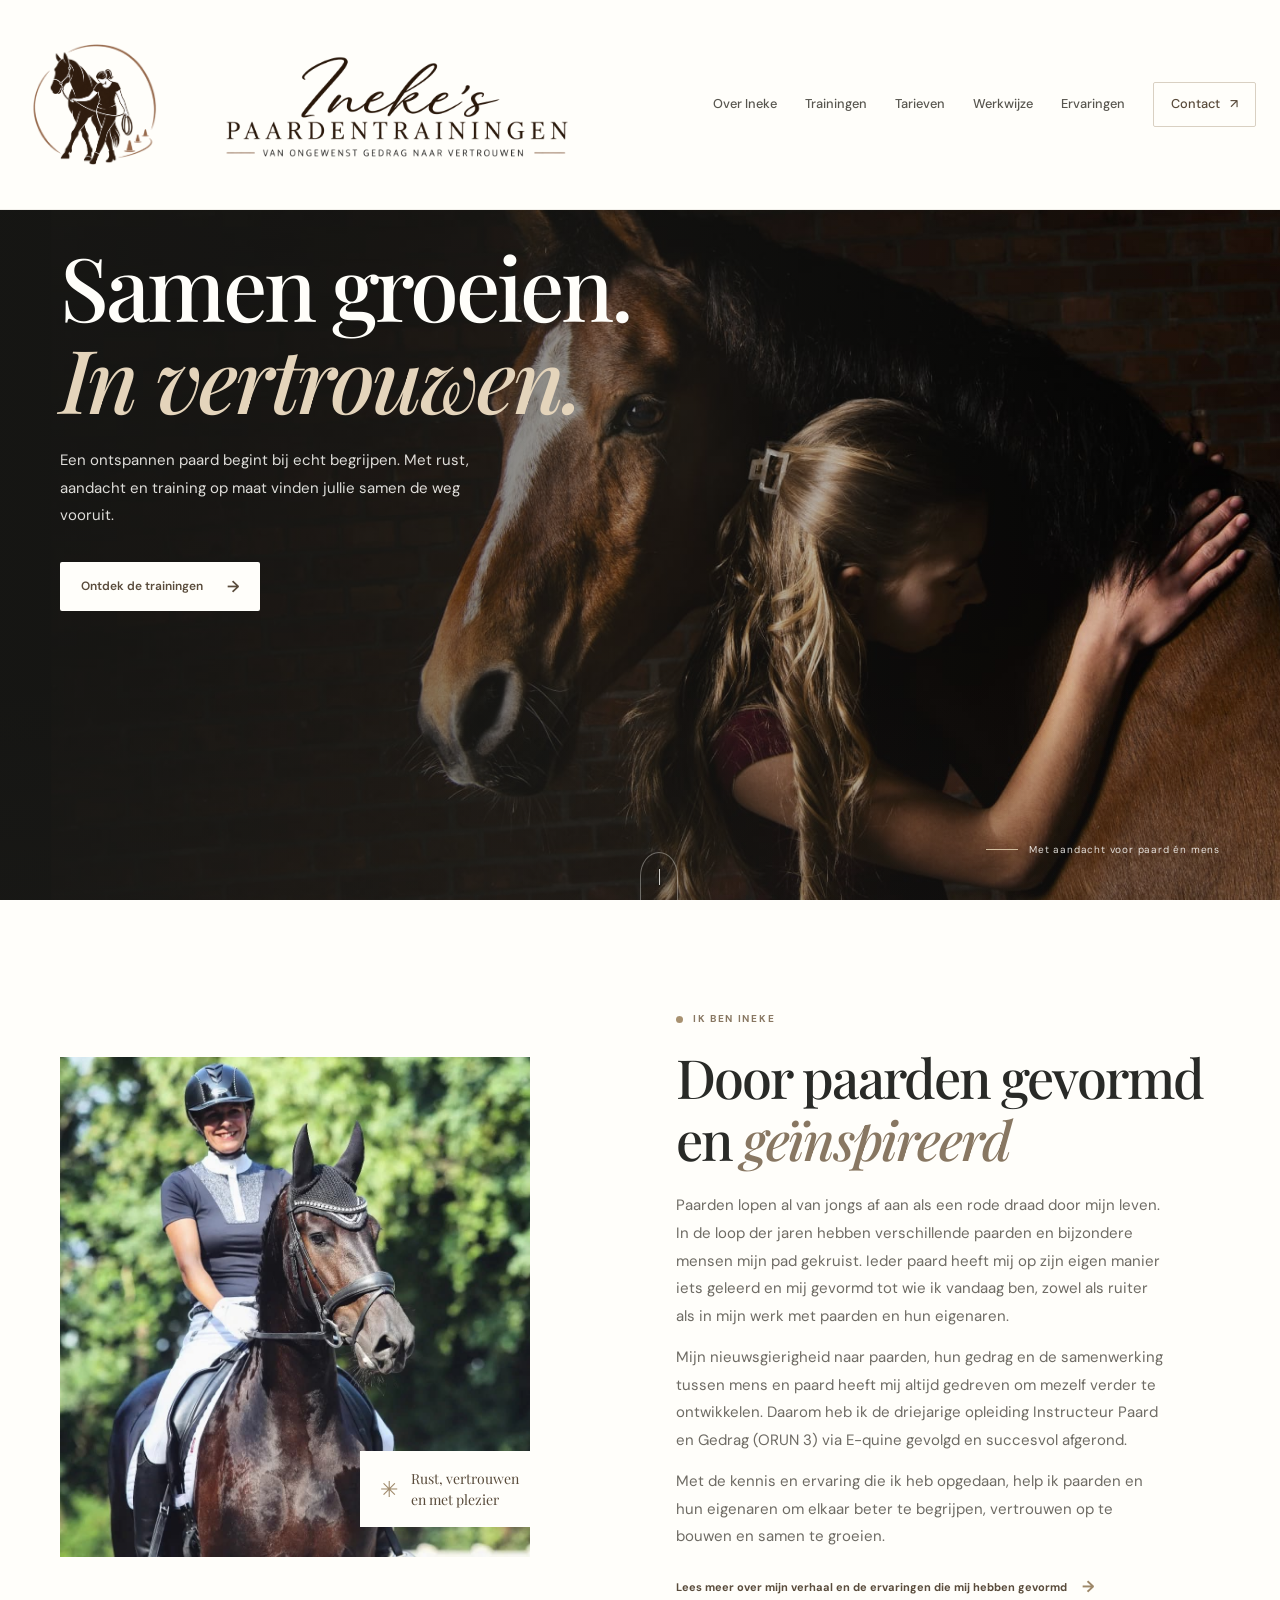
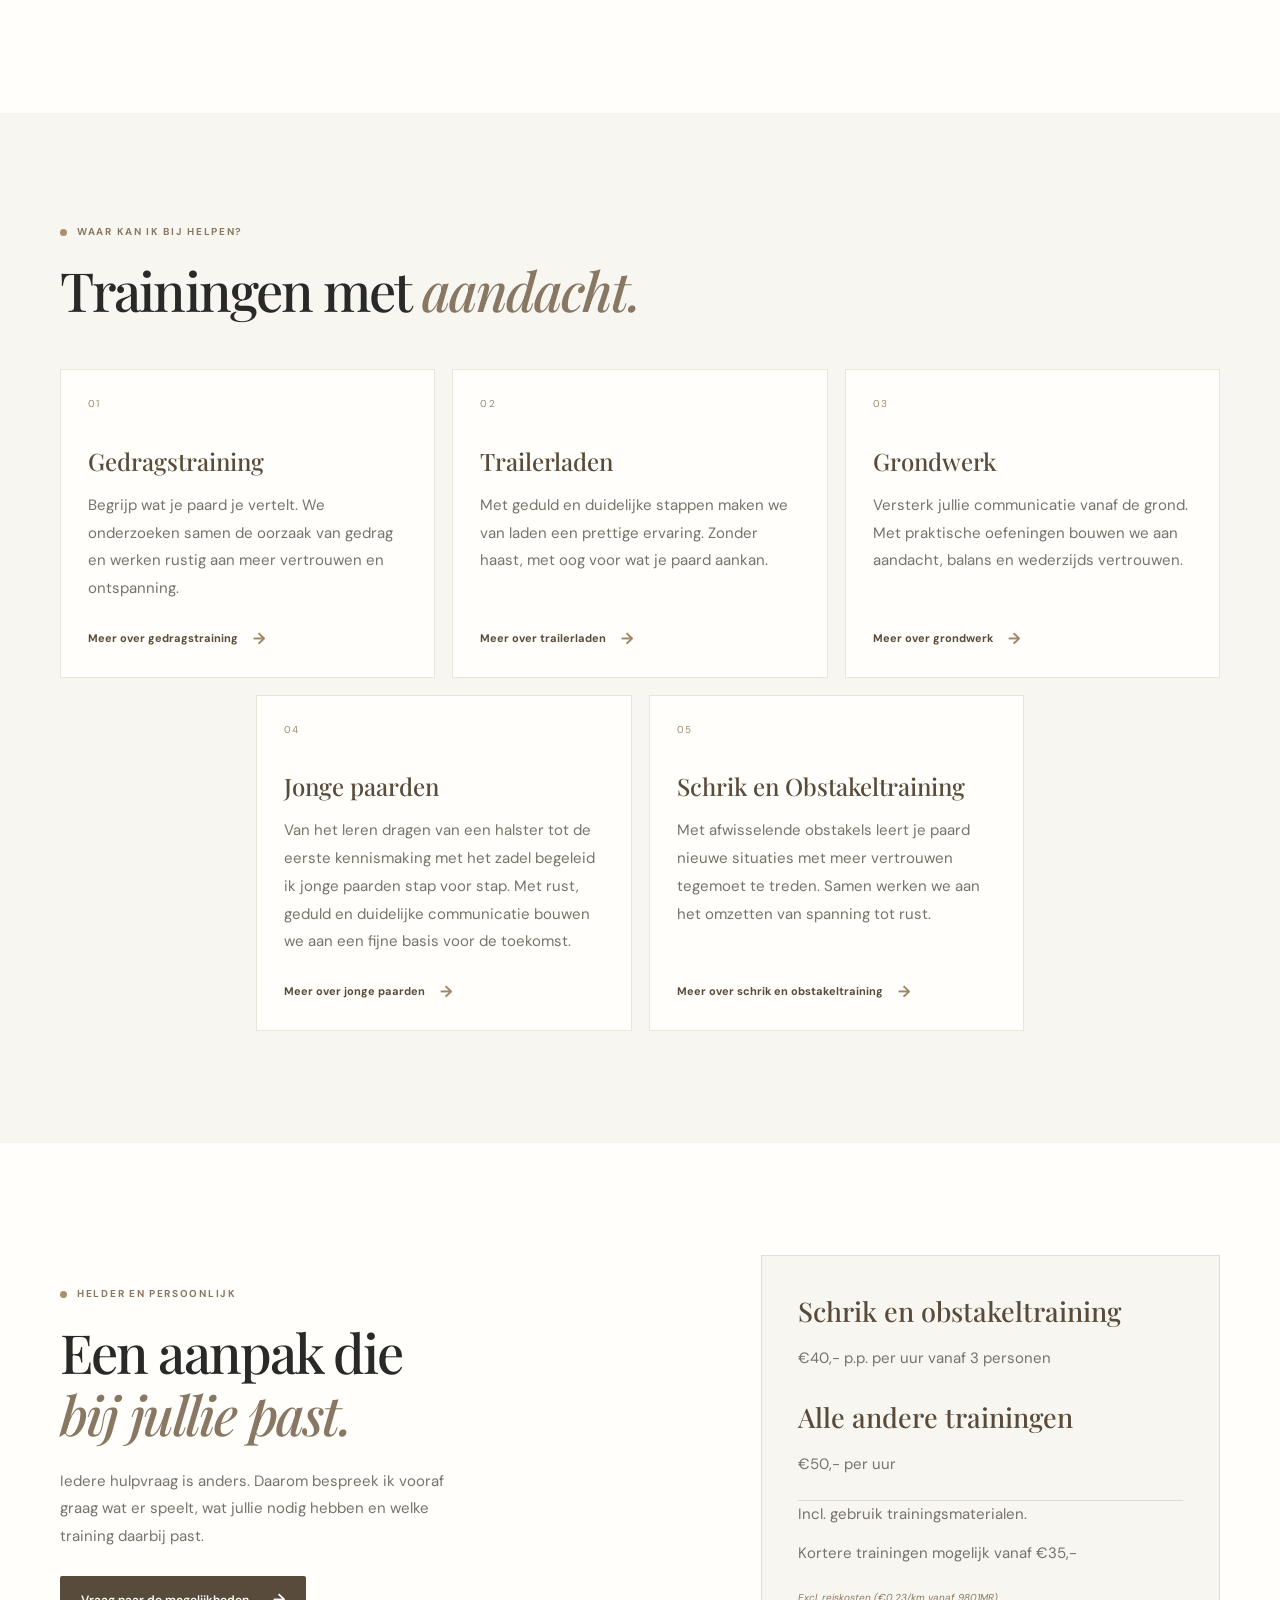
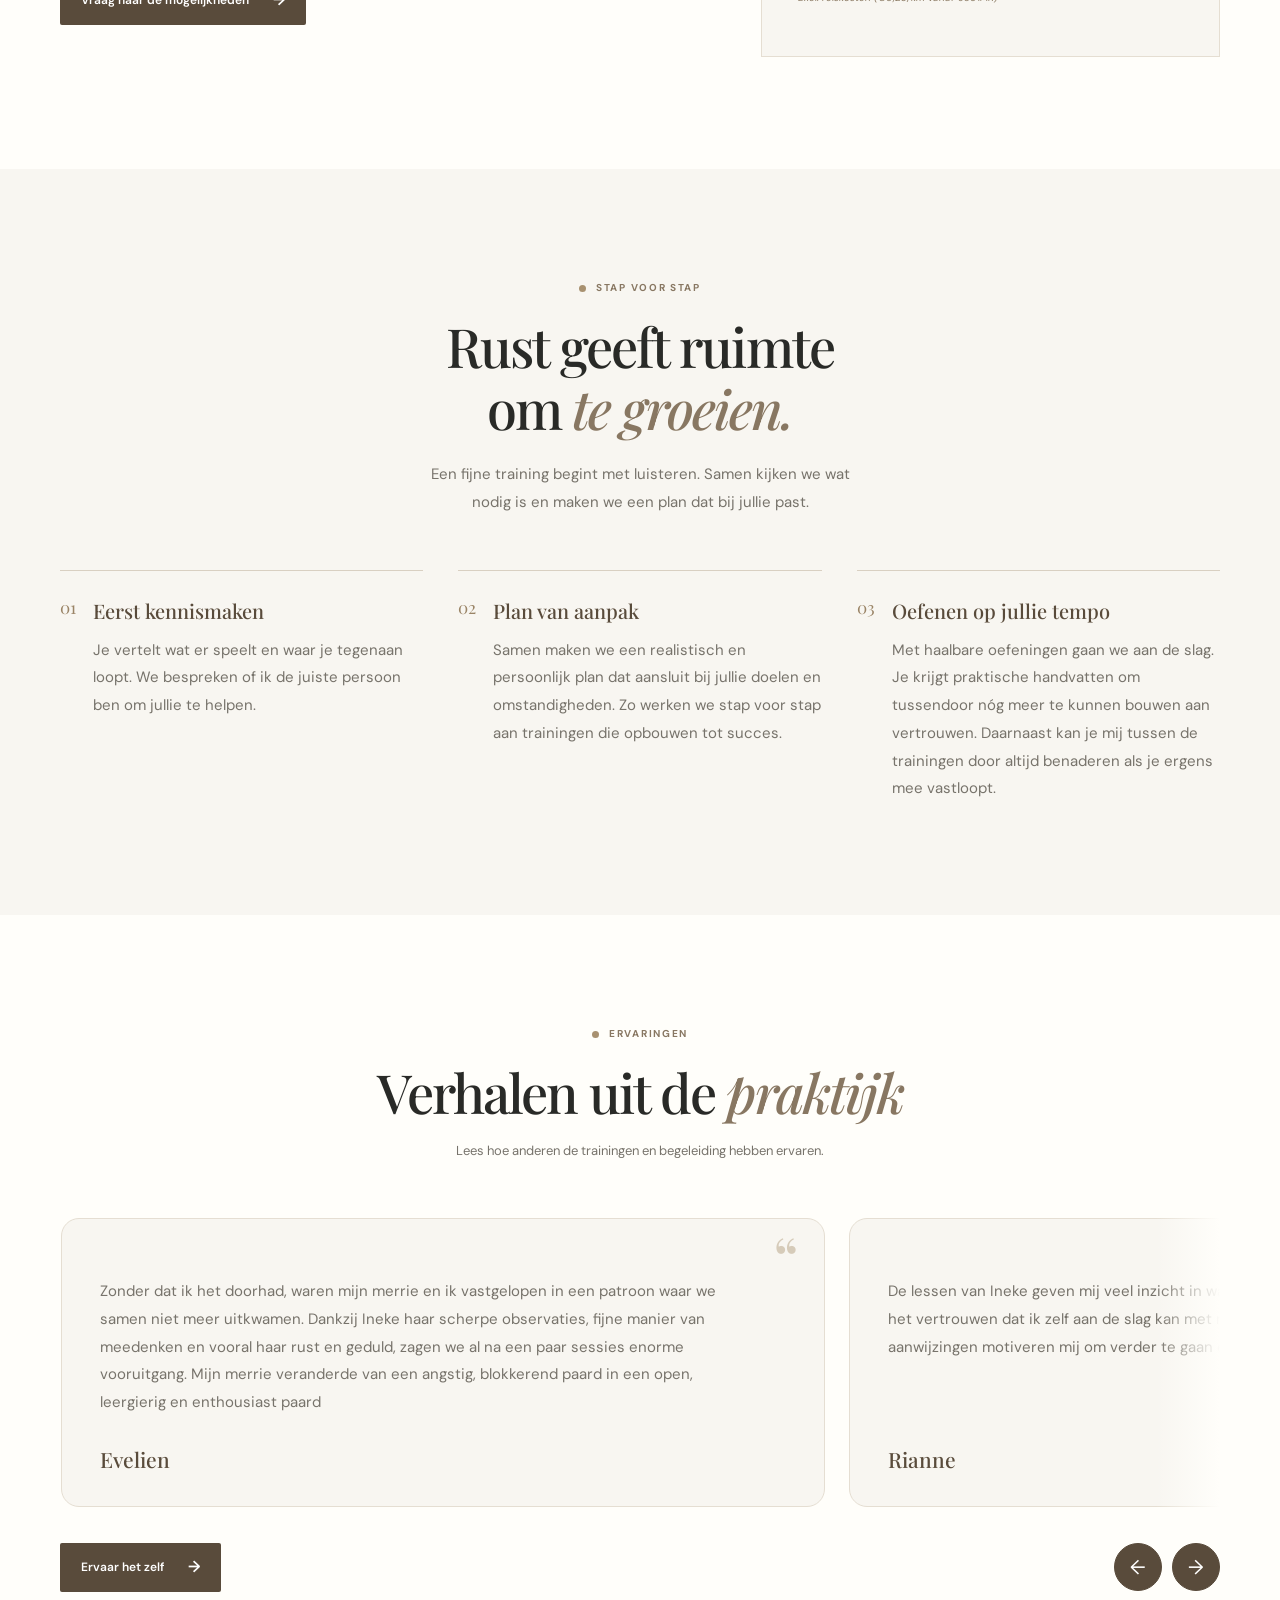
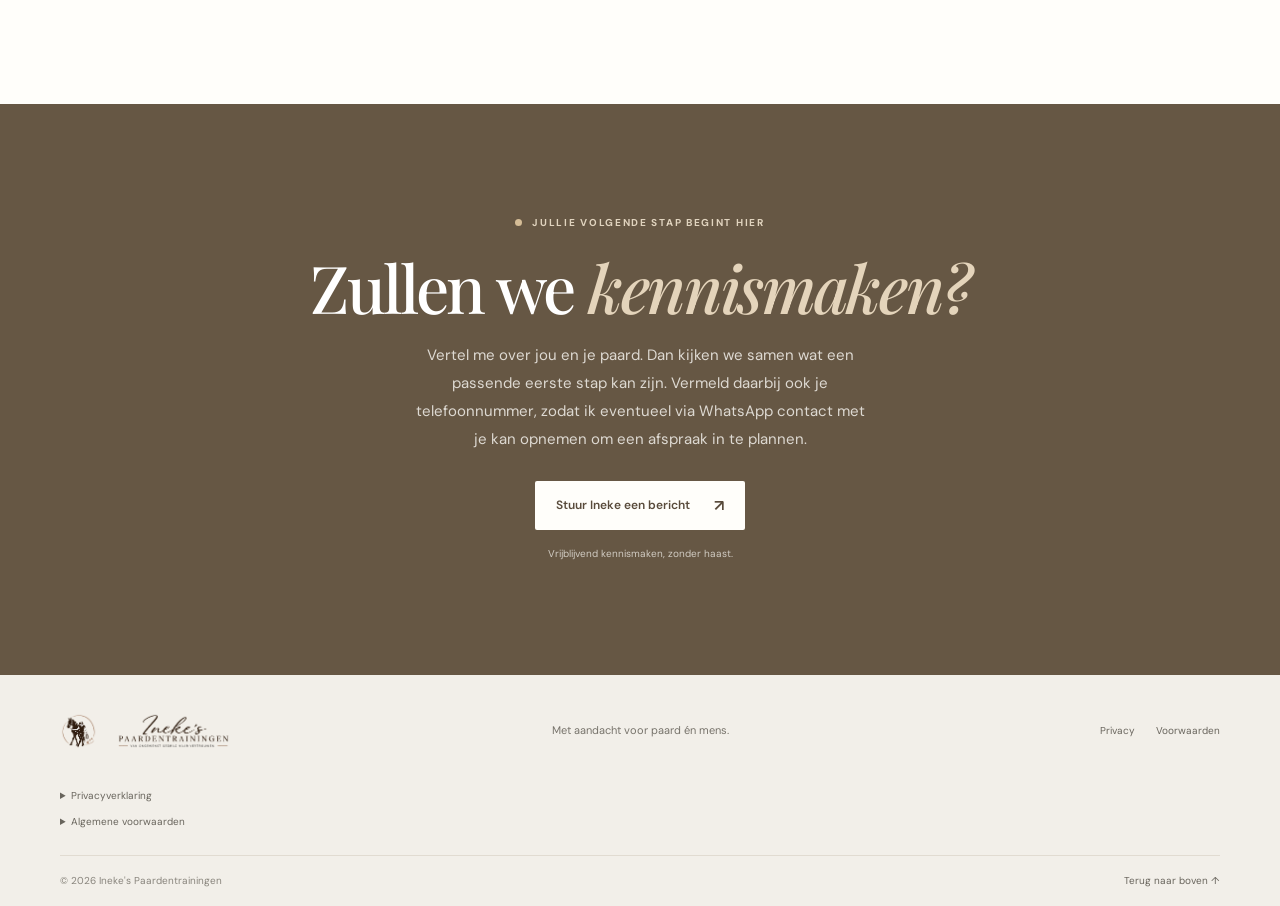
<file: index.html>
<!DOCTYPE html>
<html lang="nl">
<head>
  <meta charset="UTF-8">
  <meta name="viewport" content="width=device-width, initial-scale=1">
  <meta name="theme-color" content="#f8f6f1">
  <meta name="description" content="Persoonlijke paardentraining met aandacht voor vertrouwen, ontspanning en samenwerking. Ontdek de trainingen van Ineke.">
  <title>Ineke's Paardentrainingen | Samen groeien</title>
  <link rel="preconnect" href="https://fonts.googleapis.com">
  <link rel="preconnect" href="https://fonts.gstatic.com" crossorigin>
  <link href="https://fonts.googleapis.com/css2?family=DM+Sans:wght@400;500;600;700&family=Playfair+Display:wght@500;600;700&display=swap" rel="stylesheet">
  <link rel="stylesheet" href="style.css">
  <script src="script.js" defer></script>
</head>
<body>
  <!-- Sticky site navigation -->
  <header class="site-header">
    <nav class="navigation container" aria-label="Hoofdnavigatie">
<a class="brand" href="#home" aria-label="Ineke's Paardentrainingen, naar home">

  <img
    src="images/logo-beeld.png"
    alt=""
    class="brand-symbol"
  >

  <img
    src="images/logo-tekst.png"
    alt="Ineke's Paardentrainingen"
    class="brand-wordmark"
  >

</a>

      <button class="menu-toggle" type="button" aria-expanded="false" aria-controls="primary-menu">
        <span class="menu-toggle-label">Menu</span>
        <span class="menu-icon" aria-hidden="true"><span></span><span></span></span>
      </button>

      <div class="nav-links" id="primary-menu">
        <a href="#over-ineke">Over Ineke</a>
        <a href="#trainingen">Trainingen</a>
        <a href="#tarieven">Tarieven</a>
        <a href="#werkwijze">Werkwijze</a>
        <a href="#ervaringen">Ervaringen</a>
        <a class="nav-contact" href="#contact">Contact <span aria-hidden="true">↗</span></a>
      </div>
    </nav>
  </header>

  <main>
    <!-- Introductory hero -->
    <section class="hero" id="home" aria-labelledby="hero-title">
      <img class="hero-image" src="images/vingino-knuffel.jpeg" alt="Knuffelmoment met Vingino">
      <div class="hero-shade"></div>
      <div class="hero-content container">
        <p class="eyebrow hero-eyebrow"><span></span> Persoonlijke paardentraining</p>
        <h1 id="hero-title">Samen groeien.<br><em>In vertrouwen.</em></h1>
        <p class="hero-description">Een ontspannen paard begint bij echt begrijpen. Met rust, aandacht en training op maat vinden jullie samen de weg vooruit.</p>
        <a class="button button-light" href="#trainingen">Ontdek de trainingen <span aria-hidden="true">→</span></a>
      </div>
      <div class="hero-note"><span class="hero-note-line"></span> Met aandacht voor paard én mens</div>
      <a class="scroll-cue" href="#over-ineke" aria-label="Scroll naar Over Ineke"><span></span></a>
    </section>

    <!-- About Ineke -->
    <section class="about section-space" id="over-ineke" aria-labelledby="about-title">
      <div class="container about-grid">
        <div class="about-photo-wrap">
          <img class="about-photo" src="images/ineke.jpg" alt="Ineke samen met een paard tijdens een training" loading="lazy">
          <div class="photo-caption"><span class="caption-mark">✳</span><span>Rust, vertrouwen<br>en met plezier</span></div>
        </div>
        <div class="about-copy">
          <p class="eyebrow"><span class="eyebrow-dot"></span> Ik ben Ineke</p>
          <h2 id="about-title">Door paarden gevormd<br>en <em>geïnspireerd</em></h2>

          <p>Paarden lopen al van jongs af aan als een rode draad door mijn leven. In de loop der jaren hebben verschillende paarden en bijzondere mensen mijn pad gekruist. Ieder paard heeft mij op zijn eigen manier iets geleerd en mij gevormd tot wie ik vandaag ben, zowel als ruiter als in mijn werk met paarden en hun eigenaren.</p>
          <p>Mijn nieuwsgierigheid naar paarden, hun gedrag en de samenwerking tussen mens en paard heeft mij altijd gedreven om mezelf verder te ontwikkelen. Daarom heb ik de driejarige opleiding Instructeur Paard en Gedrag (ORUN 3) via E-quine gevolgd en succesvol afgerond.</p>
          <p>Met de kennis en ervaring die ik heb opgedaan, help ik paarden en hun eigenaren om elkaar beter te begrijpen, vertrouwen op te bouwen en samen te groeien.</p>
          <a class="text-link" href="mijn-verhaal.html">Lees meer over mijn verhaal en de ervaringen die mij hebben gevormd <span aria-hidden="true">→</span></a>

        </div>
      </div>
    </section>

    <!-- Training options -->
    <section class="training section-space" id="trainingen" aria-labelledby="training-title">
      <div class="container">
        <div class="section-heading">
          <div>
            <p class="eyebrow"><span class="eyebrow-dot"></span> Waar kan ik bij helpen?</p>
            <h2 id="training-title">Trainingen met <em>aandacht.</em></h2>
          </div>
        </div>

        <div class="training-grid">
          <article class="training-card">
            <div class="card-topline"><span>01</span></div>
            <h3>Gedragstraining</h3>
            <p>Begrijp wat je paard je vertelt. We onderzoeken samen de oorzaak van gedrag en werken rustig aan meer vertrouwen en ontspanning.</p>
            <a class="text-link" href="gedragstraining.html">Meer over gedragstraining <span aria-hidden="true">→</span></a>
          </article>
          <article class="training-card">
            <div class="card-topline"><span>02</span></div>
            <h3>Trailerladen</h3>
            <p>Met geduld en duidelijke stappen maken we van laden een prettige ervaring. Zonder haast, met oog voor wat je paard aankan.</p>
            <a class="text-link" href="trailerladen.html">Meer over trailerladen <span aria-hidden="true">→</span></a>
          </article>
          <article class="training-card">
            <div class="card-topline"><span>03</span></div>
            <h3>Grondwerk</h3>
            <p>Versterk jullie communicatie vanaf de grond. Met praktische oefeningen bouwen we aan aandacht, balans en wederzijds vertrouwen.</p>
            <a class="text-link" href="grondwerk.html">Meer over grondwerk <span aria-hidden="true">→</span></a>
          </article>
<!-- Training 4: Jonge paarden -->
<article class="training-card">
    <div class="card-topline"><span>04</span></div>
    <h3>Jonge paarden</h3>
    <p>
        Van het leren dragen van een halster tot de eerste
        kennismaking met het zadel begeleid ik jonge paarden
        stap voor stap. Met rust, geduld en duidelijke
        communicatie bouwen we aan een fijne basis voor
        de toekomst.
    </p>
    <a href="jonge-paarden.html" class="text-link">
        Meer over jonge paarden <span>→</span>
    </a>
</article>
<!-- Training 5: Schrik en Obstakeltraining -->
<article class="training-card">
    <div class="card-topline"><span>05</span></div>
    <h3>Schrik en Obstakeltraining</h3>
    <p>
        Met afwisselende obstakels leert je paard nieuwe
        situaties met meer vertrouwen tegemoet te treden.
        Samen werken we aan het omzetten van spanning tot rust.
    </p>
    <a href="obstakeltraining.html" class="text-link">
        Meer over schrik en obstakeltraining <span>→</span>
    </a>
</article>
        </div>
      </div>
    </section>

    <!-- Pricing information; confirm and add actual amounts before publishing -->
    <section class="pricing section-space" id="tarieven" aria-labelledby="pricing-title">
      <div class="container pricing-grid">
        <div class="pricing-intro">
          <p class="eyebrow"><span class="eyebrow-dot"></span> Helder en persoonlijk</p>
          <h2 id="pricing-title">Een aanpak die<br><em>bij jullie past.</em></h2>
          <p>Iedere hulpvraag is anders. Daarom bespreek ik vooraf graag wat er speelt, wat jullie nodig hebben en welke training daarbij past.</p>
          <a class="button button-dark" href="#contact">Vraag naar de mogelijkheden <span aria-hidden="true">→</span></a>
        </div>
        <div class="price-panel">
          <h3>Schrik en obstakeltraining</h3>
          <p>€40,- p.p. per uur vanaf 3 personen</p>
          <h3>Alle andere trainingen</h3>
          <p>€50,- per uur</p>
          <div class="price-divider"></div>
          <p>Incl. gebruik trainingsmaterialen.</p>
          <p class="price-short">Kortere trainingen mogelijk vanaf €35,-</p>
          <ul class="price-points">

          <p class="price-note">Excl. reiskosten (€0,23/km vanaf 9801MR)</p>
        </div>
      </div>
    </section>

    <!-- A simple overview of the training process -->
    <section class="method section-space" id="werkwijze" aria-labelledby="method-title">
      <div class="container">
        <div class="method-heading">
          <p class="eyebrow"><span class="eyebrow-dot"></span> Stap voor stap</p>
          <h2 id="method-title">Rust geeft ruimte<br>om <em>te groeien.</em></h2>
          <p>Een fijne training begint met luisteren. Samen kijken we wat nodig is en maken we een plan dat bij jullie past.</p>
        </div>
        <div class="steps">
          <article class="step">
            <span class="step-number">01</span>
            <div><h3>Eerst kennismaken</h3><p>Je vertelt wat er speelt en waar je tegenaan loopt. We bespreken of ik de juiste persoon ben om jullie te helpen.</p></div>
          </article>
          <article class="step">
            <span class="step-number">02</span>
            <div><h3>Plan van aanpak</h3><p>Samen maken we een realistisch en persoonlijk plan dat aansluit bij jullie doelen en omstandigheden. Zo werken we stap voor stap aan trainingen die opbouwen tot succes.</p></div>
          </article>
          <article class="step">
            <span class="step-number">03</span>
            <div><h3>Oefenen op jullie tempo</h3><p>Met haalbare oefeningen gaan we aan de slag. Je krijgt praktische handvatten om tussendoor nóg meer te kunnen bouwen aan vertrouwen. Daarnaast kan je mij tussen de trainingen door altijd benaderen als je ergens mee vastloopt.</p></div>
          </article>
        </div>
      </div>
    </section>

    <!-- Customer experiences slider -->
    <section class="experiences section-space" id="ervaringen" aria-labelledby="experiences-title">
      <div class="container">
        <div class="experiences-heading">
          <p class="eyebrow"><span class="eyebrow-dot"></span> ERVARINGEN</p>
          <h2 id="experiences-title">Verhalen uit de <em>praktijk</em></h2>
          <p>Lees hoe anderen de trainingen en begeleiding hebben ervaren.</p>
        </div>

        <div class="experience-slider">
          <div class="experience-track" role="region" aria-label="Klantervaringen" tabindex="0">
            <article class="experience-card">
              <span class="experience-quote" aria-hidden="true">“</span>
              <p>Zonder dat ik het doorhad, waren mijn merrie en ik vastgelopen in een patroon waar we samen niet meer uitkwamen. Dankzij Ineke haar scherpe observaties, fijne manier van meedenken en vooral haar rust en geduld, zagen we al na een paar sessies enorme vooruitgang. Mijn merrie veranderde van een angstig, blokkerend paard in een open, leergierig en enthousiast paard</p>
              <h3>Evelien</h3>
            </article>
            <article class="experience-card">
              <span class="experience-quote" aria-hidden="true">“</span>
              <p>De lessen van Ineke geven mij veel inzicht in wat mijn paard nodig heeft. Ineke geeft mij het vertrouwen dat ik zelf aan de slag kan met mijn paard. Haar duidelijke en positieve aanwijzingen motiveren mij om verder te gaan en steeds nieuwe stappen te zetten.</p>
              <h3>Rianne</h3>
            </article>
            <article class="experience-card">
              <span class="experience-quote" aria-hidden="true">“</span>
              <p>Ineke is bij mij geweest om te helpen met het trailerlaadprobleem van mijn Haflinger. Ze kan duidelijk uitleggen wat ze ziet, zodat je snel helder hebt waar nog wat mist in de communicatie. Vervolgens zijn we een paar sessies bezig geweest dat op te lossen en inmiddels kan ik Sproet weer helemaal alleen overal mee naar toe nemen!</p>
              <h3>Marije</h3>
            </article>
            <article class="experience-card">
              <span class="experience-quote" aria-hidden="true">“</span>
              <p>Sinds we onze nieuwe pony hebben krijgen we hulp van Ineke. Zo heeft ze ons geholpen om de angst voor schapen te overwinnen. Ook trailerladen heeft ze ons mee geholpen van niet op de trailer willen lopen tot er rustig oplopen en vast zetten. Ineke leert je op een fijne rustige manier communiceren met je paard of het nu met grondwerk is of onder het zadel. We leren elke les veel nieuwe dingen. We zijn erg blij met Ineke!</p>
              <h3>Tineke</h3>
            </article>
            <article class="experience-card">
              <span class="experience-quote" aria-hidden="true">“</span>
              <p>Ineke heeft mij erg goed geholpen met mijn jonge merrie van 3 jaar. Ze kon nog niet goed haar voeten optillen. Met een fijne introductie en uitleg kwamen wij al na 3 sessies met een goed resultaat. Ineke had alle geduld en gaf mij na elke sessie goeie tips om het verder te verbeteren. Ze is heel erg duidelijk in wat ze doet en dat gaf mij en mijn paard al veel vertrouwen!</p>
              <h3>Louise</h3>
            </article>
          </div>
          <div class="experience-footer">
            <a class="button button-dark" href="#contact">Ervaar het zelf <span aria-hidden="true">→</span></a>
            <div class="experience-controls" aria-label="Door klantervaringen bladeren">
              <button class="experience-button experience-prev" type="button" aria-label="Vorige ervaring">←</button>
              <button class="experience-button experience-next" type="button" aria-label="Volgende ervaring">→</button>
            </div>
          </div>
        </div>
      </div>
    </section>

    <!-- Contact call to action; replace the example email address before publishing -->
    <section class="contact section-space" id="contact" aria-labelledby="contact-title">
      <div class="container contact-inner">
        <p class="eyebrow"><span class="eyebrow-dot"></span> Jullie volgende stap begint hier</p>
        <h2 id="contact-title">Zullen we <em>kennismaken?</em></h2>
        <p>Vertel me over jou en je paard. Dan kijken we samen wat een passende eerste stap kan zijn. Vermeld daarbij ook je telefoonnummer, zodat ik eventueel via WhatsApp contact met je kan opnemen om een afspraak in te plannen.</p>
        <a class="button button-light" href="mailto:inekespaardentrainingen@outlook.com?subject=Contact%20via%20Ineke's%20Paardentrainingen&amp;body=Hoi%20Ineke,%0D%0A%0D%0A%0D%0AMijn%20telefoonnummer%20(optioneel):%0D%0A%0D%0AJe%20mag%20mij%20via%20WhatsApp%20benaderen:%20ja/nee">Stuur Ineke een bericht <span aria-hidden="true">↗</span></a>
        <span class="contact-note">Vrijblijvend kennismaken, zonder haast.</span>
      </div>
    </section>
  </main>

  <!-- Footer links open the short policy information below -->
  <footer class="site-footer">
    <div class="container footer-main">
      <a class="brand footer-brand" href="#home" aria-label="Ineke's Paardentrainingen, naar boven">
        <img src="images/logo-beeld.png" alt="" class="brand-symbol">
        <img src="images/logo-tekst.png" alt="Ineke's Paardentrainingen" class="brand-wordmark">
      </a>
      <p>Met aandacht voor paard én mens.</p>
      <div class="footer-links">
        <a href="#privacy">Privacy</a>
        <a href="#voorwaarden">Voorwaarden</a>
      </div>
    </div>
    <div class="container footer-legal">
      <details id="privacy">
        <summary>Privacyverklaring</summary>
        <p>Neem vóór publicatie in je privacyverklaring op welke persoonsgegevens je verzamelt, waarom je die gebruikt, hoe lang je ze bewaart en hoe bezoekers contact kunnen opnemen over hun gegevens. Deze website bevat geen ingebouwd formulier of analysetool.</p>
      </details>
      <details id="voorwaarden">
        <summary>Algemene voorwaarden</summary>
        <p>Vul hier vóór publicatie je eigen voorwaarden in, waaronder afspraken over trainingen, annuleren, betaling en eventuele reiskosten. Bespreek voorwaarden vooraf met je klant.</p>
      </details>
    </div>
    <div class="container footer-bottom">
      <span>© <span id="current-year">2026</span> Ineke's Paardentrainingen</span>
      <a href="#home">Terug naar boven ↑</a>
    </div>
  </footer>
</body>
</html>
</file>
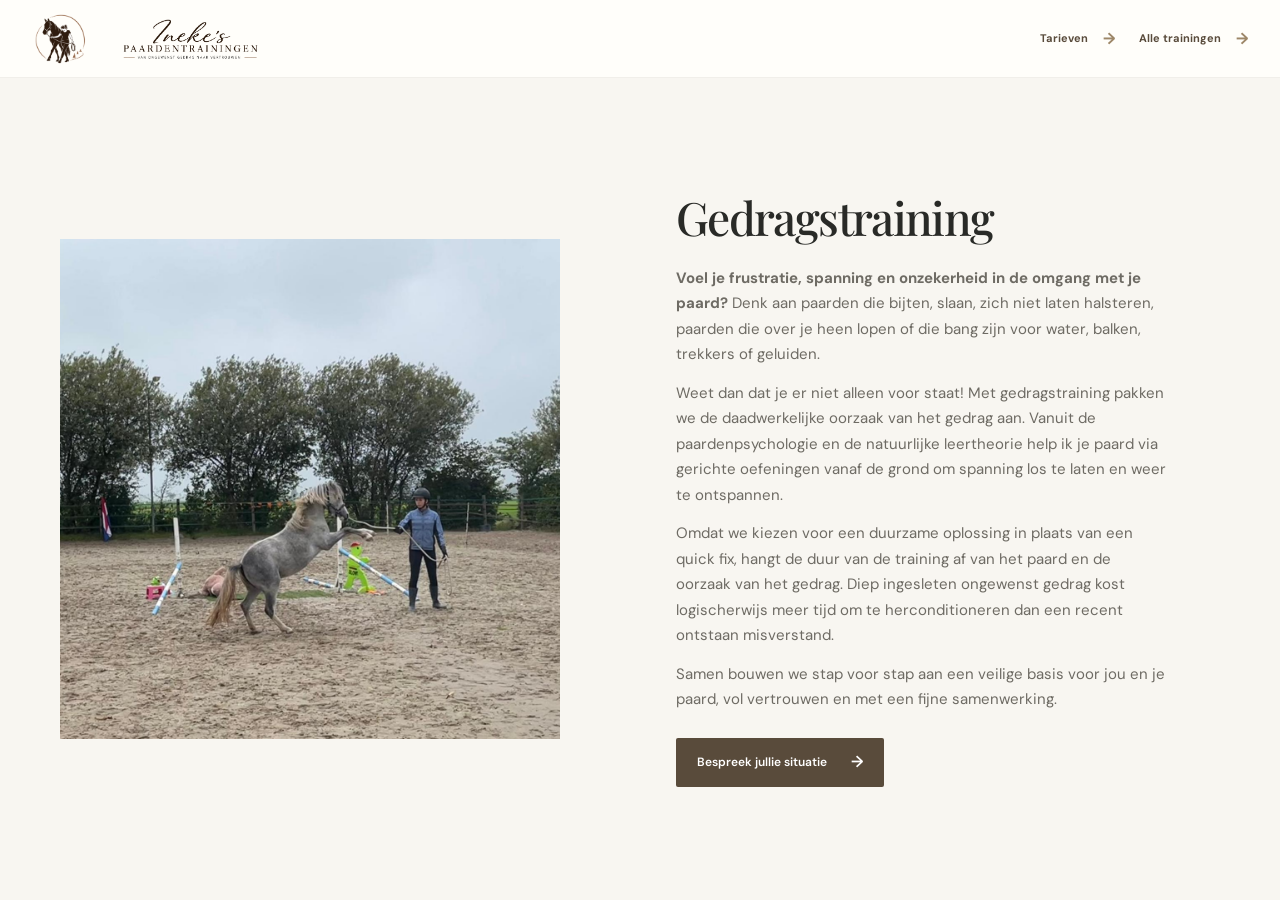
<file: gedragstraining.html>
<!DOCTYPE html>
<html lang="nl">
<head>
  <meta charset="UTF-8">
  <meta name="viewport" content="width=device-width, initial-scale=1">
  <meta name="theme-color" content="#f8f6f1">
  <meta name="description" content="Gedragstraining voor paard en mens. Ontdek hoe we samen kijken naar gedrag en werken aan meer rust, vertrouwen en begrip.">
  <title>Gedragstraining | Ineke's Paardentrainingen</title>
  <link rel="preconnect" href="https://fonts.googleapis.com">
  <link rel="preconnect" href="https://fonts.gstatic.com" crossorigin>
  <link href="https://fonts.googleapis.com/css2?family=DM+Sans:wght@400;500;600;700&family=Playfair+Display:wght@500;600;700&display=swap" rel="stylesheet">
  <link rel="stylesheet" href="style.css">
  <script src="script.js" defer></script>
</head>
<body class="training-detail-page behavior-detail-page">
  <header class="site-header">
    <nav class="navigation container" aria-label="Hoofdnavigatie">
      <a class="brand" href="index.html#home" aria-label="Ineke's Paardentrainingen, naar home">
        <img src="images/logo-beeld.png" alt="" class="brand-symbol">
        <img src="images/logo-tekst.png" alt="Ineke's Paardentrainingen" class="brand-wordmark">
      </a>
      <div class="training-detail-actions">
        <a class="text-link" href="index.html#tarieven">Tarieven <span aria-hidden="true">→</span></a>
        <a class="text-link" href="index.html#trainingen">Alle trainingen <span aria-hidden="true">→</span></a>
      </div>
    </nav>
  </header>

  <main>
    <section class="about section-space training-detail-intro" aria-labelledby="behavior-title">
      <div class="container about-grid">
        <div class="about-photo-wrap training-detail-photo-wrap">
          <img
            class="about-photo"
            src="images/gedragstraining.jpg"
            alt="Een wit paard beweegt ontspannen door het groen"
            fetchpriority="high"
          >
        </div>

        <div class="about-copy training-detail-copy">
          <h1 id="behavior-title">Gedragstraining</h1>
          <p class="behavior-intro-copy"><strong>Voel je frustratie, spanning en onzekerheid in de omgang met je paard?</strong> Denk aan paarden die bijten, slaan, zich niet laten halsteren, paarden die over je heen lopen of die bang zijn voor water, balken, trekkers of geluiden.</p>
          <p>Weet dan dat je er niet alleen voor staat! Met gedragstraining pakken we de daadwerkelijke oorzaak van het gedrag aan. Vanuit de paardenpsychologie en de natuurlijke leertheorie help ik je paard via gerichte oefeningen vanaf de grond om spanning los te laten en weer te ontspannen.</p>
          <p>Omdat we kiezen voor een duurzame oplossing in plaats van een quick fix, hangt de duur van de training af van het paard en de oorzaak van het gedrag. Diep ingesleten ongewenst gedrag kost logischerwijs meer tijd om te herconditioneren dan een recent ontstaan misverstand.</p>
          <p>Samen bouwen we stap voor stap aan een veilige basis voor jou en je paard, vol vertrouwen en met een fijne samenwerking.</p>
          <a class="button button-dark training-detail-cta" href="index.html#contact">Bespreek jullie situatie <span aria-hidden="true">→</span></a>
        </div>
      </div>
    </section>
  </main>
</body>
</html>
</file>
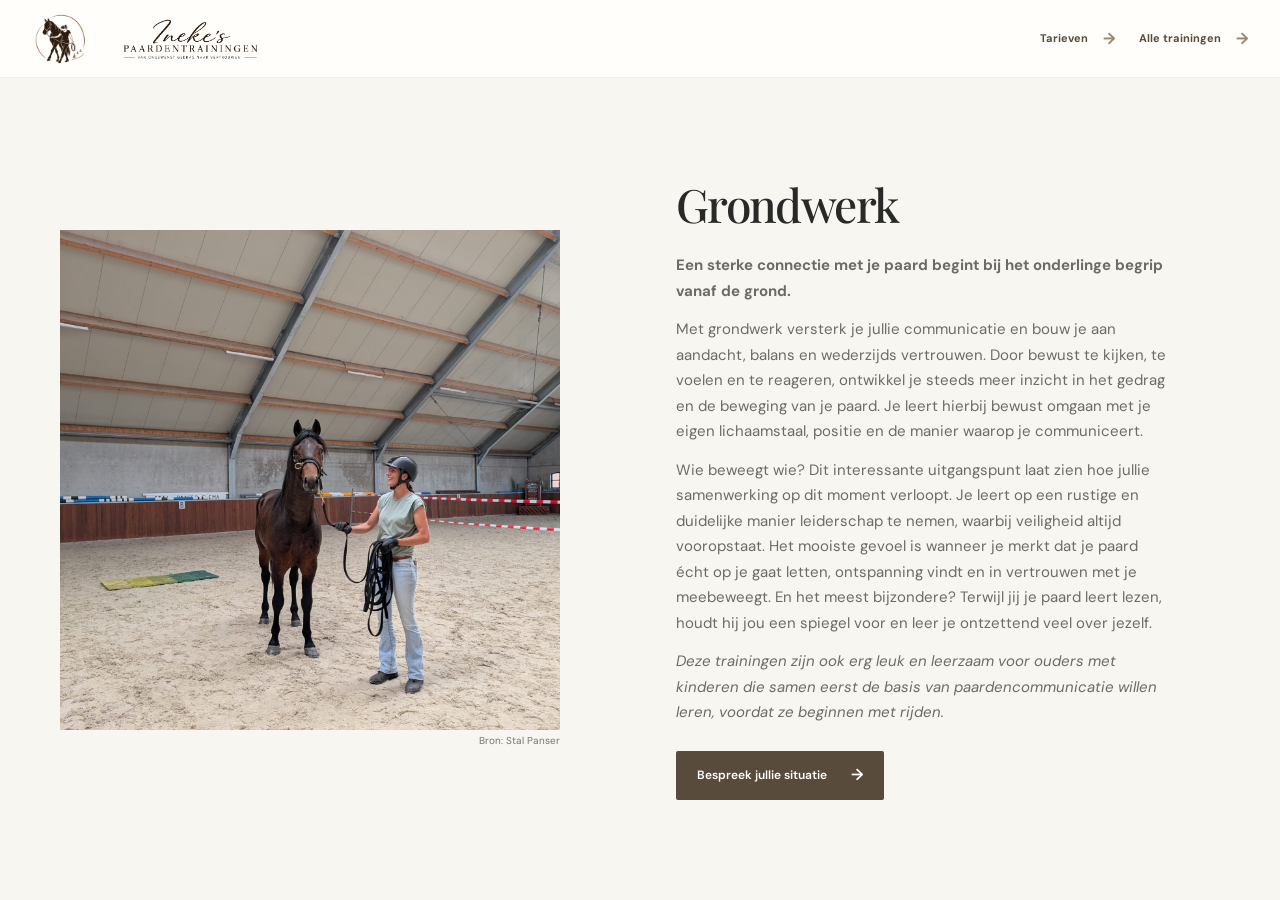
<file: grondwerk.html>
<!DOCTYPE html>
<html lang="nl">
<head>
  <meta charset="UTF-8">
  <meta name="viewport" content="width=device-width, initial-scale=1">
  <meta name="theme-color" content="#f8f6f1">
  <meta name="description" content="Grondwerk versterkt de communicatie tussen jou en je paard. Oefen samen aan aandacht, balans en vertrouwen.">
  <title>Grondwerk | Ineke's Paardentrainingen</title>
  <link rel="preconnect" href="https://fonts.googleapis.com">
  <link rel="preconnect" href="https://fonts.gstatic.com" crossorigin>
  <link href="https://fonts.googleapis.com/css2?family=DM+Sans:wght@400;500;600;700&family=Playfair+Display:wght@500;600;700&display=swap" rel="stylesheet">
  <link rel="stylesheet" href="style.css">
  <script src="script.js" defer></script>
</head>
<body class="training-detail-page groundwork-detail-page">
  <header class="site-header">
    <nav class="navigation container" aria-label="Hoofdnavigatie">
      <a class="brand" href="index.html#home" aria-label="Ineke's Paardentrainingen, naar home">
        <img src="images/logo-beeld.png" alt="" class="brand-symbol">
        <img src="images/logo-tekst.png" alt="Ineke's Paardentrainingen" class="brand-wordmark">
      </a>
      <div class="training-detail-actions">
        <a class="text-link" href="index.html#tarieven">Tarieven <span aria-hidden="true">→</span></a>
        <a class="text-link" href="index.html#trainingen">Alle trainingen <span aria-hidden="true">→</span></a>
      </div>
    </nav>
  </header>

  <main>
    <section class="about section-space training-detail-intro" aria-labelledby="groundwork-title">
      <div class="container about-grid">
        <div class="about-photo-wrap training-detail-photo-wrap">
          <img class="about-photo" src="images/grondwerk.jpg" alt="Ineke en een paard tijdens grondwerktraining" fetchpriority="high">
          <small class="photo-credit">Bron: Stal Panser</small>
        </div>

        <div class="about-copy training-detail-copy">
          <h1 id="groundwork-title">Grondwerk</h1>
          <p><strong>Een sterke connectie met je paard begint bij het onderlinge begrip vanaf de grond.</strong></p>
          <p>Met grondwerk versterk je jullie communicatie en bouw je aan aandacht, balans en wederzijds vertrouwen. Door bewust te kijken, te voelen en te reageren, ontwikkel je steeds meer inzicht in het gedrag en de beweging van je paard. Je leert hierbij bewust omgaan met je eigen lichaamstaal, positie en de manier waarop je communiceert.</p>
          <p>Wie beweegt wie? Dit interessante uitgangspunt laat zien hoe jullie samenwerking op dit moment verloopt. Je leert op een rustige en duidelijke manier leiderschap te nemen, waarbij veiligheid altijd vooropstaat. Het mooiste gevoel is wanneer je merkt dat je paard écht op je gaat letten, ontspanning vindt en in vertrouwen met je meebeweegt. En het meest bijzondere? Terwijl jij je paard leert lezen, houdt hij jou een spiegel voor en leer je ontzettend veel over jezelf.</p>
          <p><em>Deze trainingen zijn ook erg leuk en leerzaam voor ouders met kinderen die samen eerst de basis van paardencommunicatie willen leren, voordat ze beginnen met rijden.</em></p>
          <a class="button button-dark training-detail-cta" href="index.html#contact">Bespreek jullie situatie <span aria-hidden="true">→</span></a>
        </div>
      </div>
    </section>
  </main>
</body>
</html>
</file>
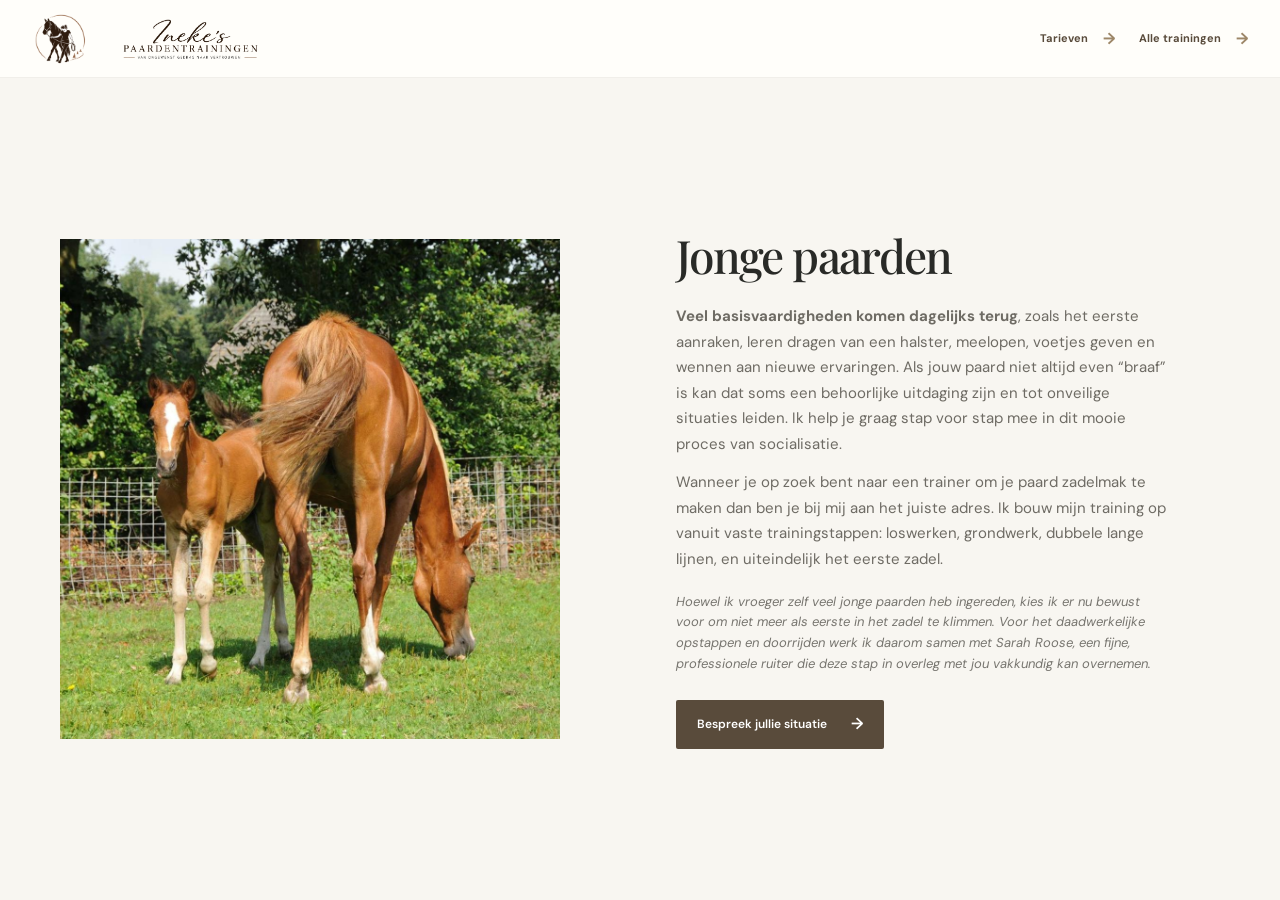
<file: jonge-paarden.html>
<!DOCTYPE html>
<html lang="nl">
<head>
  <meta charset="UTF-8">
  <meta name="viewport" content="width=device-width, initial-scale=1">
  <meta name="theme-color" content="#f8f6f1">
  <meta name="description" content="Een rustige, duidelijke basis voor jonge paarden. Begeleiding van halstertraining tot de eerste kennismaking met het zadel.">
  <title>Jonge paarden | Ineke's Paardentrainingen</title>
  <link rel="preconnect" href="https://fonts.googleapis.com">
  <link rel="preconnect" href="https://fonts.gstatic.com" crossorigin>
  <link href="https://fonts.googleapis.com/css2?family=DM+Sans:wght@400;500;600;700&family=Playfair+Display:wght@500;600;700&display=swap" rel="stylesheet">
  <link rel="stylesheet" href="style.css">
  <script src="script.js" defer></script>
</head>
<body class="training-detail-page young-horses-detail-page">
  <header class="site-header">
    <nav class="navigation container" aria-label="Hoofdnavigatie">
      <a class="brand" href="index.html#home" aria-label="Ineke's Paardentrainingen, naar home">
        <img src="images/logo-beeld.png" alt="" class="brand-symbol">
        <img src="images/logo-tekst.png" alt="Ineke's Paardentrainingen" class="brand-wordmark">
      </a>
      <div class="training-detail-actions">
        <a class="text-link" href="index.html#tarieven">Tarieven <span aria-hidden="true">→</span></a>
        <a class="text-link" href="index.html#trainingen">Alle trainingen <span aria-hidden="true">→</span></a>
      </div>
    </nav>
  </header>

  <main>
    <section class="about section-space training-detail-intro" aria-labelledby="young-horses-title">
      <div class="container about-grid">
        <div class="about-photo-wrap training-detail-photo-wrap">
          <img class="about-photo" src="images/jongepaarden.jpg" alt="Een jong paard tijdens de training" fetchpriority="high">
        </div>

        <div class="about-copy training-detail-copy">
          <h1 id="young-horses-title">Jonge paarden</h1>
          <p><strong>Veel basisvaardigheden komen dagelijks terug</strong>, zoals het eerste aanraken, leren dragen van een halster, meelopen, voetjes geven en wennen aan nieuwe ervaringen. Als jouw paard niet altijd even “braaf” is kan dat soms een behoorlijke uitdaging zijn en tot onveilige situaties leiden. Ik help je graag stap voor stap mee in dit mooie proces van socialisatie.</p>
          <p>Wanneer je op zoek bent naar een trainer om je paard zadelmak te maken dan ben je bij mij aan het juiste adres. Ik bouw mijn training op vanuit vaste trainingstappen: loswerken, grondwerk, dubbele lange lijnen, en uiteindelijk het eerste zadel.</p>
          <p class="young-horses-note"><em>Hoewel ik vroeger zelf veel jonge paarden heb ingereden, kies ik er nu bewust voor om niet meer als eerste in het zadel te klimmen. Voor het daadwerkelijke opstappen en doorrijden werk ik daarom samen met Sarah Roose, een fijne, professionele ruiter die deze stap in overleg met jou vakkundig kan overnemen.</em></p>
          <a class="button button-dark training-detail-cta" href="index.html#contact">Bespreek jullie situatie <span aria-hidden="true">→</span></a>
        </div>
      </div>
    </section>
  </main>
</body>
</html>
</file>
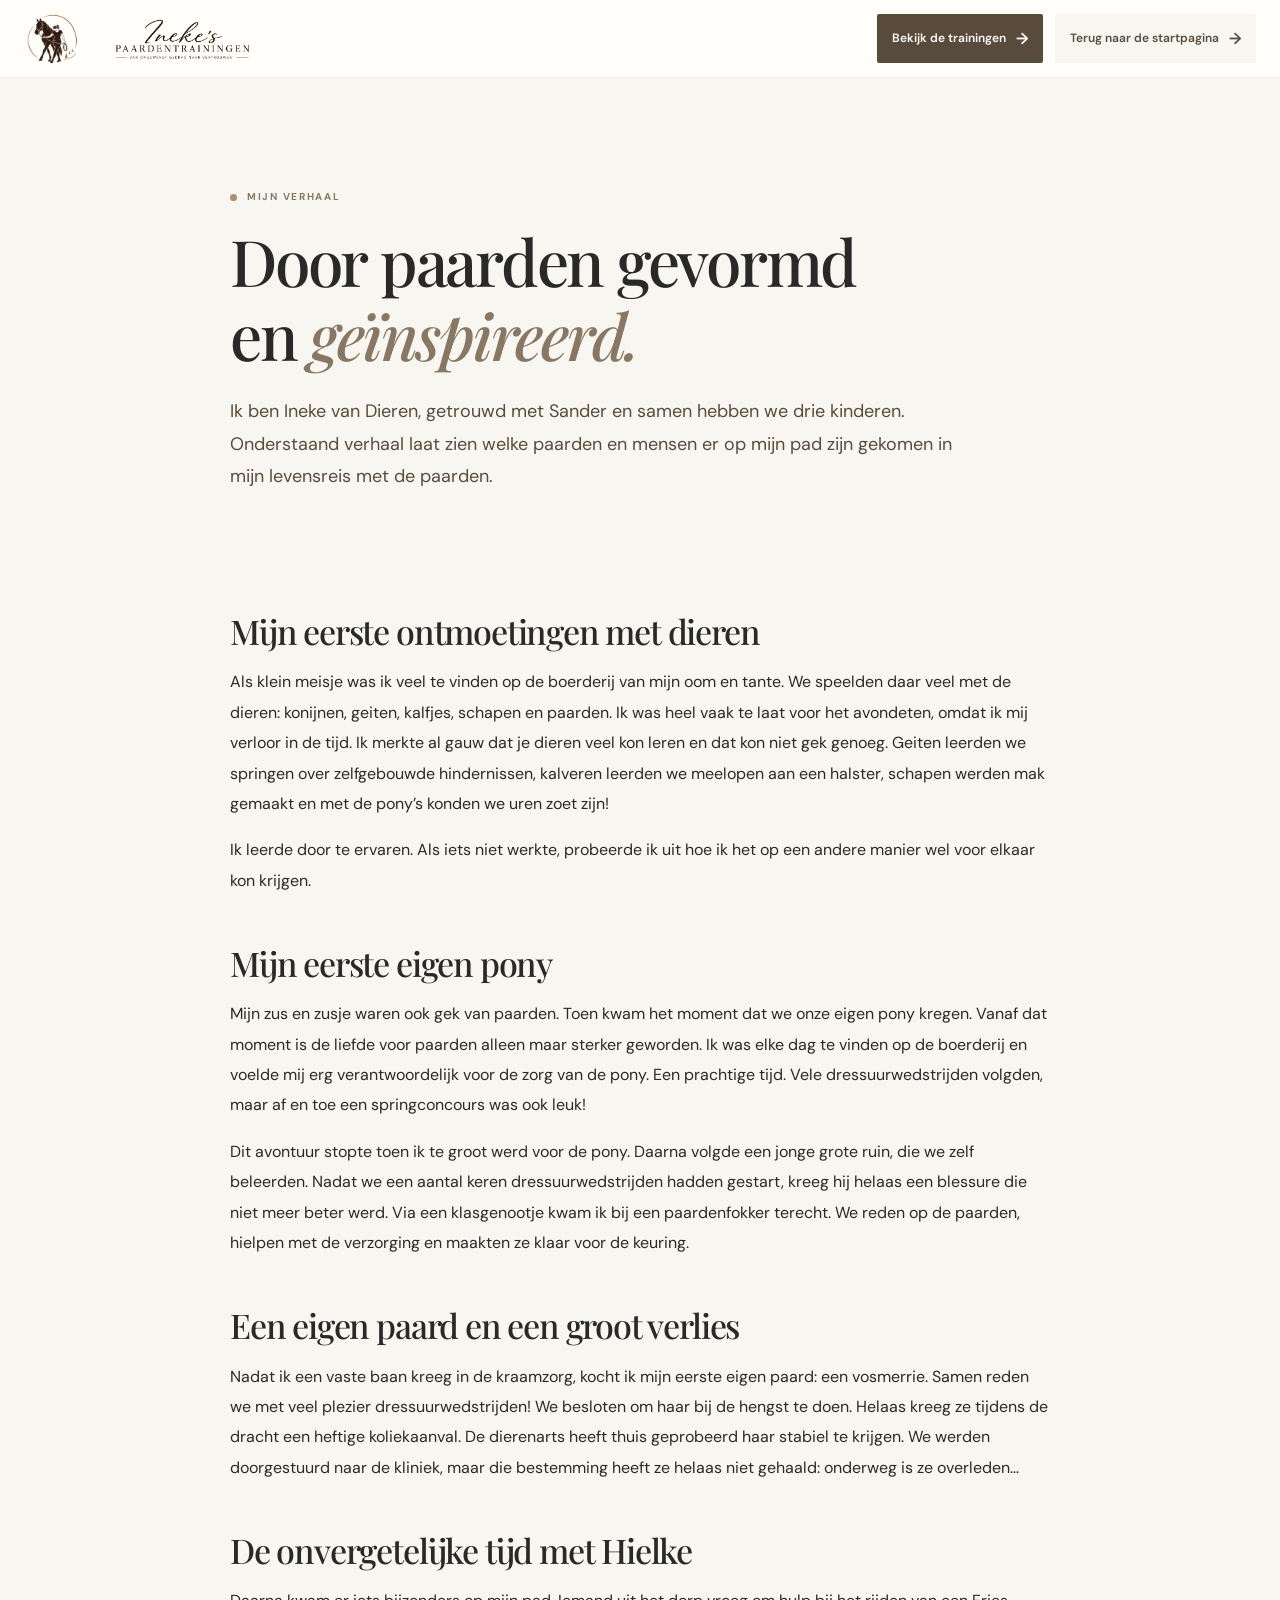
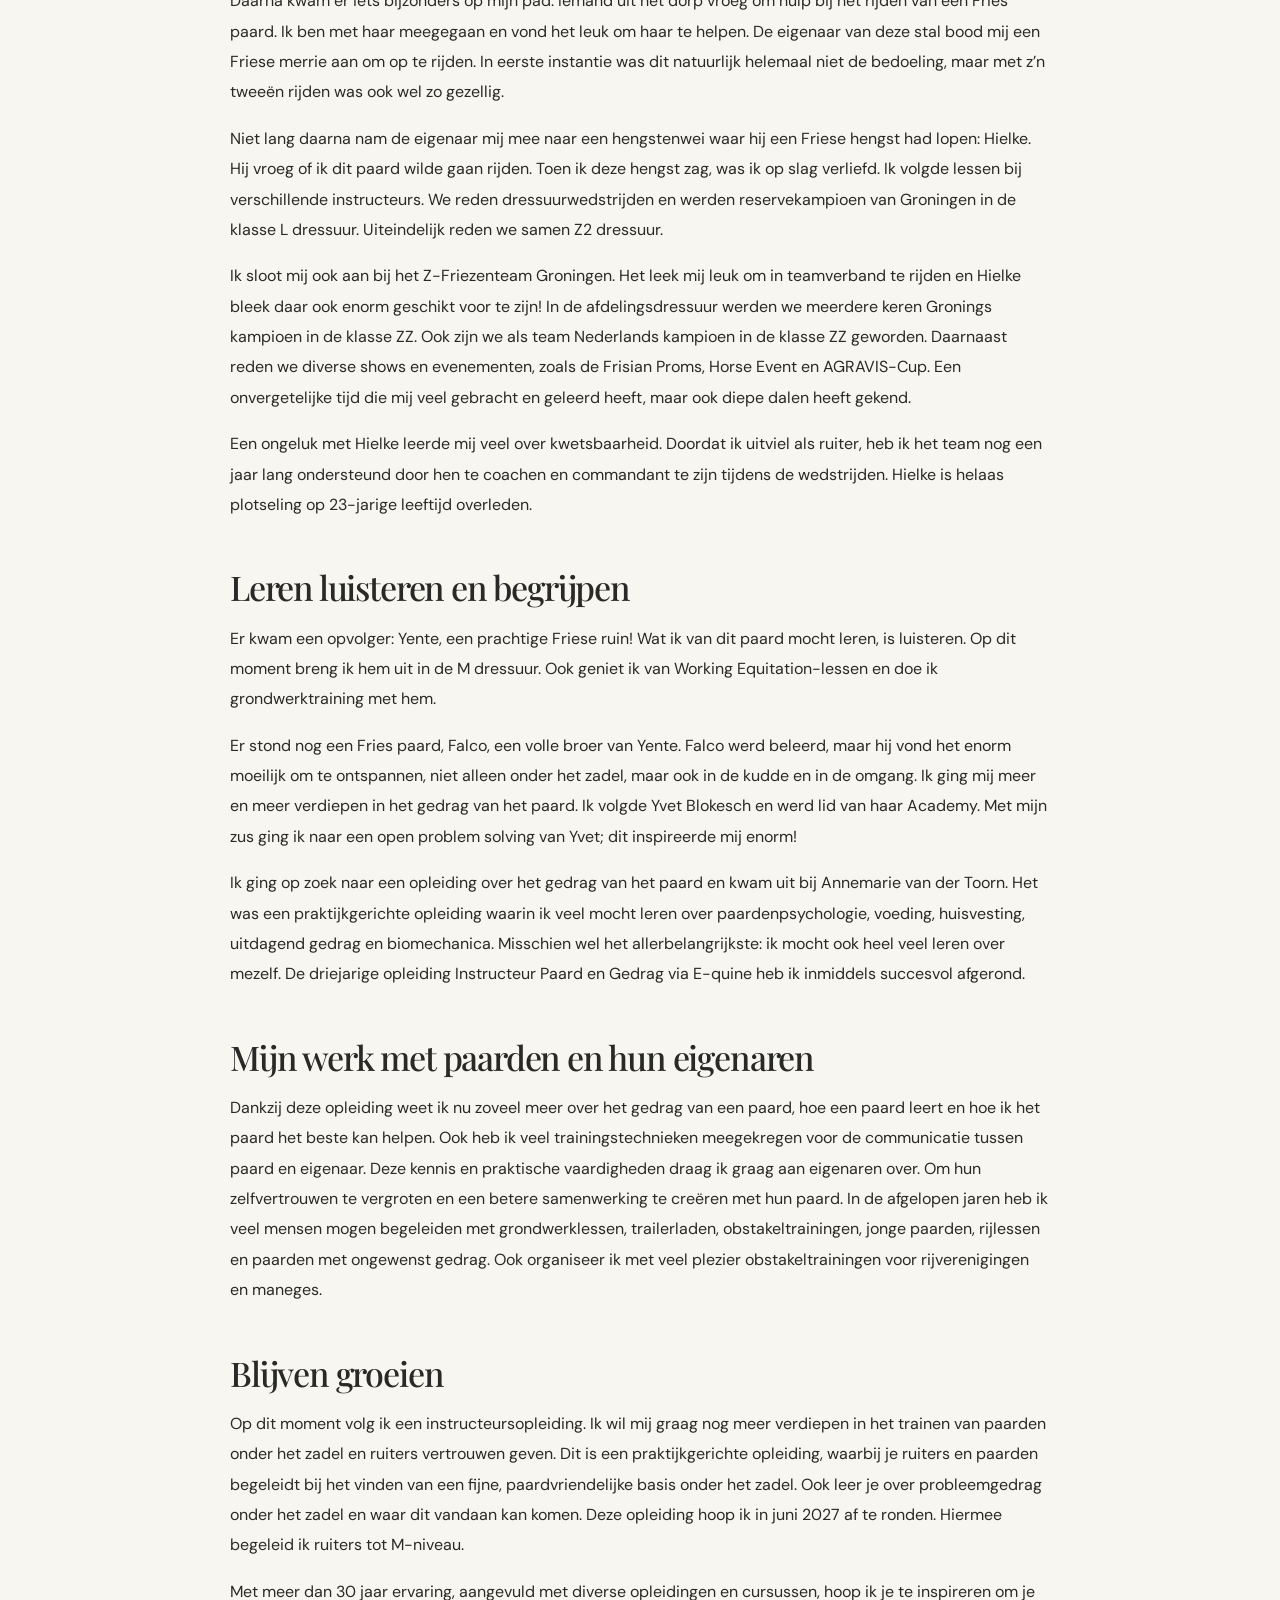
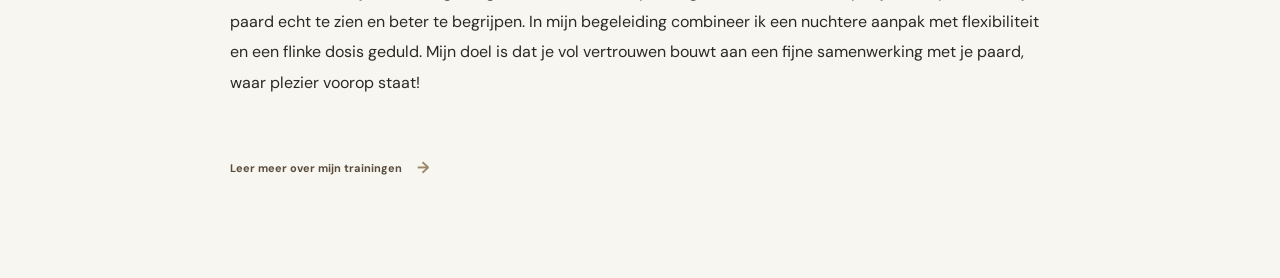
<file: mijn-verhaal.html>
<!DOCTYPE html>
<html lang="nl">
<head>
  <meta charset="UTF-8">
  <meta name="viewport" content="width=device-width, initial-scale=1">
  <meta name="theme-color" content="#f8f6f1">
  <meta name="description" content="Lees het verhaal van Ineke van Dieren en ontdek hoe paarden en bijzondere mensen haar hebben gevormd.">
  <title>Mijn verhaal | Ineke's Paardentrainingen</title>
  <link rel="preconnect" href="https://fonts.googleapis.com">
  <link rel="preconnect" href="https://fonts.gstatic.com" crossorigin>
  <link href="https://fonts.googleapis.com/css2?family=DM+Sans:wght@400;500;600;700&family=Playfair+Display:wght@500;600;700&display=swap" rel="stylesheet">
  <link rel="stylesheet" href="style.css">
</head>
<body class="story-page">
  <header class="site-header">
    <nav class="navigation container" aria-label="Hoofdnavigatie">
      <a class="brand" href="index.html#home" aria-label="Ineke's Paardentrainingen, naar home">
        <img src="images/logo-beeld.png" alt="" class="brand-symbol">
        <img src="images/logo-tekst.png" alt="Ineke's Paardentrainingen" class="brand-wordmark">
      </a>
      <div class="story-actions">
        <a class="button button-dark" href="index.html#trainingen">Bekijk de trainingen <span aria-hidden="true">→</span></a>
        <a class="button button-light story-back-button" href="index.html#over-ineke">Terug naar de startpagina <span aria-hidden="true">→</span></a>
      </div>
    </nav>
  </header>

  <main>
    <section class="story-intro">
      <div class="container story-content">
        <p class="eyebrow"><span class="eyebrow-dot"></span> Mijn verhaal</p>
        <h1>Door paarden gevormd<br>en <em>geïnspireerd.</em></h1>
        <p class="story-lead">Ik ben Ineke van Dieren, getrouwd met Sander en samen hebben we drie kinderen. Onderstaand verhaal laat zien welke paarden en mensen er op mijn pad zijn gekomen in mijn levensreis met de paarden.</p>
      </div>
    </section>

    <article class="story-article container">
      <section>
        <h2>Mijn eerste ontmoetingen met dieren</h2>
        <p>Als klein meisje was ik veel te vinden op de boerderij van mijn oom en tante. We speelden daar veel met de dieren: konijnen, geiten, kalfjes, schapen en paarden. Ik was heel vaak te laat voor het avondeten, omdat ik mij verloor in de tijd. Ik merkte al gauw dat je dieren veel kon leren en dat kon niet gek genoeg. Geiten leerden we springen over zelfgebouwde hindernissen, kalveren leerden we meelopen aan een halster, schapen werden mak gemaakt en met de pony’s konden we uren zoet zijn!</p>
        <p>Ik leerde door te ervaren. Als iets niet werkte, probeerde ik uit hoe ik het op een andere manier wel voor elkaar kon krijgen.</p>
      </section>

      <section>
        <h2>Mijn eerste eigen pony</h2>
        <p>Mijn zus en zusje waren ook gek van paarden. Toen kwam het moment dat we onze eigen pony kregen. Vanaf dat moment is de liefde voor paarden alleen maar sterker geworden. Ik was elke dag te vinden op de boerderij en voelde mij erg verantwoordelijk voor de zorg van de pony. Een prachtige tijd. Vele dressuurwedstrijden volgden, maar af en toe een springconcours was ook leuk!</p>
        <p>Dit avontuur stopte toen ik te groot werd voor de pony. Daarna volgde een jonge grote ruin, die we zelf beleerden. Nadat we een aantal keren dressuurwedstrijden hadden gestart, kreeg hij helaas een blessure die niet meer beter werd. Via een klasgenootje kwam ik bij een paardenfokker terecht. We reden op de paarden, hielpen met de verzorging en maakten ze klaar voor de keuring.</p>
      </section>

      <section>
        <h2>Een eigen paard en een groot verlies</h2>
        <p>Nadat ik een vaste baan kreeg in de kraamzorg, kocht ik mijn eerste eigen paard: een vosmerrie. Samen reden we met veel plezier dressuurwedstrijden! We besloten om haar bij de hengst te doen. Helaas kreeg ze tijdens de dracht een heftige koliekaanval. De dierenarts heeft thuis geprobeerd haar stabiel te krijgen. We werden doorgestuurd naar de kliniek, maar die bestemming heeft ze helaas niet gehaald: onderweg is ze overleden…</p>
      </section>

      <section>
        <h2>De onvergetelijke tijd met Hielke</h2>
        <p>Daarna kwam er iets bijzonders op mijn pad. Iemand uit het dorp vroeg om hulp bij het rijden van een Fries paard. Ik ben met haar meegegaan en vond het leuk om haar te helpen. De eigenaar van deze stal bood mij een Friese merrie aan om op te rijden. In eerste instantie was dit natuurlijk helemaal niet de bedoeling, maar met z’n tweeën rijden was ook wel zo gezellig.</p>
        <p>Niet lang daarna nam de eigenaar mij mee naar een hengstenwei waar hij een Friese hengst had lopen: Hielke. Hij vroeg of ik dit paard wilde gaan rijden. Toen ik deze hengst zag, was ik op slag verliefd. Ik volgde lessen bij verschillende instructeurs. We reden dressuurwedstrijden en werden reservekampioen van Groningen in de klasse L dressuur. Uiteindelijk reden we samen Z2 dressuur.</p>
        <p>Ik sloot mij ook aan bij het Z-Friezenteam Groningen. Het leek mij leuk om in teamverband te rijden en Hielke bleek daar ook enorm geschikt voor te zijn! In de afdelingsdressuur werden we meerdere keren Gronings kampioen in de klasse ZZ. Ook zijn we als team Nederlands kampioen in de klasse ZZ geworden. Daarnaast reden we diverse shows en evenementen, zoals de Frisian Proms, Horse Event en AGRAVIS-Cup. Een onvergetelijke tijd die mij veel gebracht en geleerd heeft, maar ook diepe dalen heeft gekend.</p>
        <p>Een ongeluk met Hielke leerde mij veel over kwetsbaarheid. Doordat ik uitviel als ruiter, heb ik het team nog een jaar lang ondersteund door hen te coachen en commandant te zijn tijdens de wedstrijden. Hielke is helaas plotseling op 23-jarige leeftijd overleden.</p>
      </section>

      <section>
        <h2>Leren luisteren en begrijpen</h2>
        <p>Er kwam een opvolger: Yente, een prachtige Friese ruin! Wat ik van dit paard mocht leren, is luisteren. Op dit moment breng ik hem uit in de M dressuur. Ook geniet ik van Working Equitation-lessen en doe ik grondwerktraining met hem.</p>
        <p>Er stond nog een Fries paard, Falco, een volle broer van Yente. Falco werd beleerd, maar hij vond het enorm moeilijk om te ontspannen, niet alleen onder het zadel, maar ook in de kudde en in de omgang. Ik ging mij meer en meer verdiepen in het gedrag van het paard. Ik volgde Yvet Blokesch en werd lid van haar Academy. Met mijn zus ging ik naar een open problem solving van Yvet; dit inspireerde mij enorm!</p>
        <p>Ik ging op zoek naar een opleiding over het gedrag van het paard en kwam uit bij Annemarie van der Toorn. Het was een praktijkgerichte opleiding waarin ik veel mocht leren over paardenpsychologie, voeding, huisvesting, uitdagend gedrag en biomechanica. Misschien wel het allerbelangrijkste: ik mocht ook heel veel leren over mezelf. De driejarige opleiding Instructeur Paard en Gedrag via E-quine heb ik inmiddels succesvol afgerond.</p>
      </section>

      <section>
        <h2>Mijn werk met paarden en hun eigenaren</h2>
        <p>Dankzij deze opleiding weet ik nu zoveel meer over het gedrag van een paard, hoe een paard leert en hoe ik het paard het beste kan helpen. Ook heb ik veel trainingstechnieken meegekregen voor de communicatie tussen paard en eigenaar. Deze kennis en praktische vaardigheden draag ik graag aan eigenaren over. Om hun zelfvertrouwen te vergroten en een betere samenwerking te creëren met hun paard. In de afgelopen jaren heb ik veel mensen mogen begeleiden met grondwerklessen, trailerladen, obstakeltrainingen, jonge paarden, rijlessen en paarden met ongewenst gedrag. Ook organiseer ik met veel plezier obstakeltrainingen voor rijverenigingen en maneges.</p>
      </section>

      <section>
        <h2>Blijven groeien</h2>
        <p>Op dit moment volg ik een instructeursopleiding. Ik wil mij graag nog meer verdiepen in het trainen van paarden onder het zadel en ruiters vertrouwen geven. Dit is een praktijkgerichte opleiding, waarbij je ruiters en paarden begeleidt bij het vinden van een fijne, paardvriendelijke basis onder het zadel. Ook leer je over probleemgedrag onder het zadel en waar dit vandaan kan komen. Deze opleiding hoop ik in juni 2027 af te ronden. Hiermee begeleid ik ruiters tot M-niveau.</p>
        <p>Met meer dan 30 jaar ervaring, aangevuld met diverse opleidingen en cursussen, hoop ik je te inspireren om je paard echt te zien en beter te begrijpen. In mijn begeleiding combineer ik een nuchtere aanpak met flexibiliteit en een flinke dosis geduld. Mijn doel is dat je vol vertrouwen bouwt aan een fijne samenwerking met je paard, waar plezier voorop staat!</p>
      </section>

      <a class="text-link story-back-link" href="index.html#trainingen">Leer meer over mijn trainingen <span aria-hidden="true">→</span></a>
    </article>
  </main>
</body>
</html>
</file>
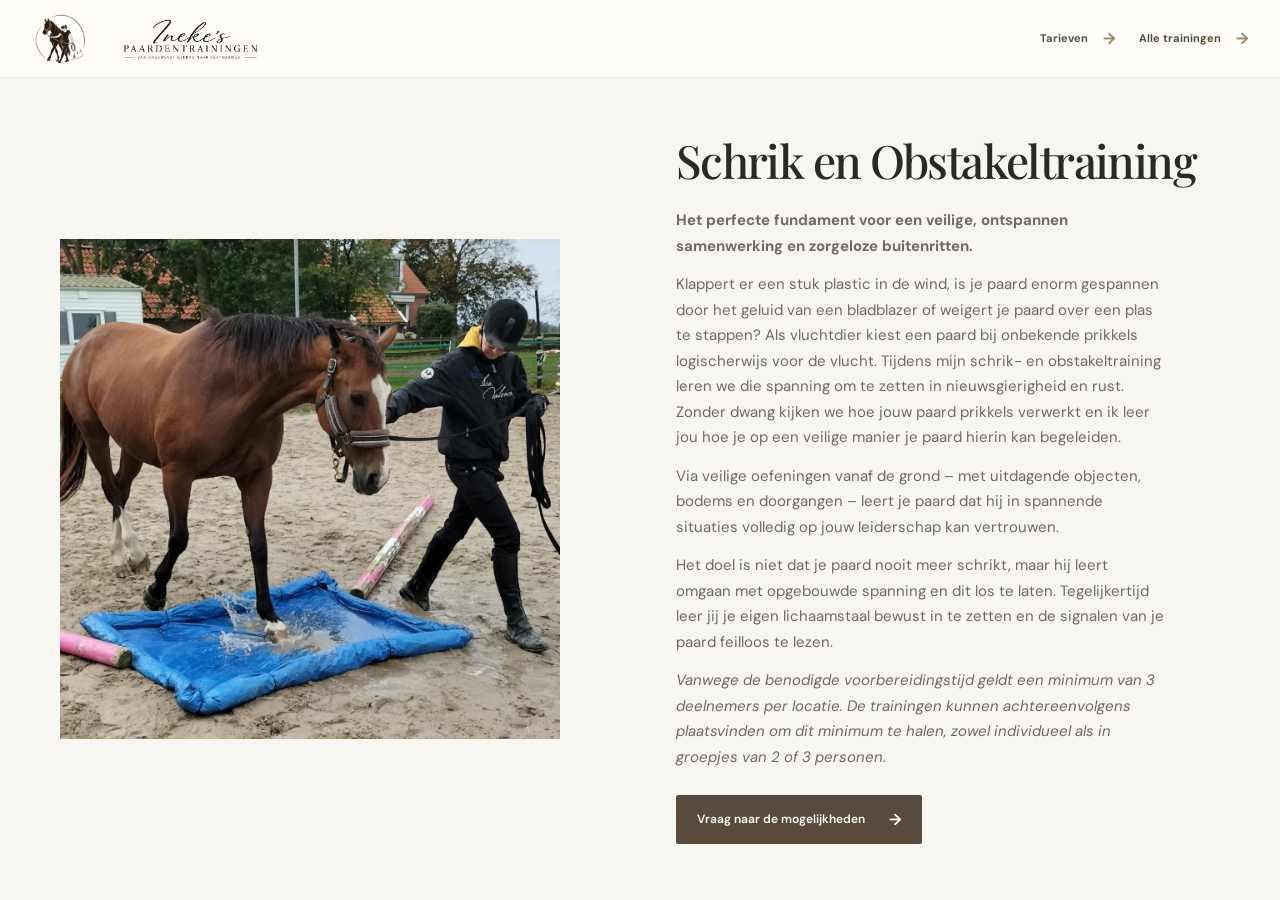
<file: obstakeltraining.html>
<!DOCTYPE html>
<html lang="nl">
<head>
  <meta charset="UTF-8">
  <meta name="viewport" content="width=device-width, initial-scale=1">
  <meta name="theme-color" content="#f8f6f1">
  <meta name="description" content="Ontdek obstakeltraining voor jou en je paard. Oefen in een rustige omgeving aan vertrouwen, aandacht en nieuwe ervaringen.">
  <title>Schrik en Obstakeltraining | Ineke's Paardentrainingen</title>
  <link rel="preconnect" href="https://fonts.googleapis.com">
  <link rel="preconnect" href="https://fonts.gstatic.com" crossorigin>
  <link href="https://fonts.googleapis.com/css2?family=DM+Sans:wght@400;500;600;700&family=Playfair+Display:wght@500;600;700&display=swap" rel="stylesheet">
  <link rel="stylesheet" href="style.css">
  <script src="script.js" defer></script>
</head>
<body class="training-detail-page obstacle-detail-page">
  <header class="site-header">
    <nav class="navigation container" aria-label="Hoofdnavigatie">
      <a class="brand" href="index.html#home" aria-label="Ineke's Paardentrainingen, naar home">
        <img src="images/logo-beeld.png" alt="" class="brand-symbol">
        <img src="images/logo-tekst.png" alt="Ineke's Paardentrainingen" class="brand-wordmark">
      </a>
      <div class="training-detail-actions">
        <a class="text-link" href="index.html#tarieven">Tarieven <span aria-hidden="true">→</span></a>
        <a class="text-link" href="index.html#trainingen">Alle trainingen <span aria-hidden="true">→</span></a>
      </div>
    </nav>
  </header>

  <main>
    <section class="about section-space training-detail-intro" aria-labelledby="obstacle-title">
      <div class="container about-grid">
        <div class="about-photo-wrap training-detail-photo-wrap">
          <img class="about-photo" src="images/obstakeltraining.jpg" alt="Een paard tijdens een obstakeltraining" fetchpriority="high">
        </div>

        <div class="about-copy training-detail-copy">
          <h1 id="obstacle-title">Schrik en Obstakeltraining</h1>
          <p class="obstacle-detail-copy"><strong>Het perfecte fundament voor een veilige, ontspannen samenwerking en zorgeloze buitenritten.</strong></p>
          <p class="obstacle-detail-copy">Klappert er een stuk plastic in de wind, is je paard enorm gespannen door het geluid van een bladblazer of weigert je paard over een plas te stappen? Als vluchtdier kiest een paard bij onbekende prikkels logischerwijs voor de vlucht. Tijdens mijn schrik- en obstakeltraining leren we die spanning om te zetten in nieuwsgierigheid en rust. Zonder dwang kijken we hoe jouw paard prikkels verwerkt en ik leer jou hoe je op een veilige manier je paard hierin kan begeleiden.</p>
          <p class="obstacle-detail-copy">Via veilige oefeningen vanaf de grond – met uitdagende objecten, bodems en doorgangen – leert je paard dat hij in spannende situaties volledig op jouw leiderschap kan vertrouwen.</p>
          <p class="obstacle-detail-copy">Het doel is niet dat je paard nooit meer schrikt, maar hij leert omgaan met opgebouwde spanning en dit los te laten. Tegelijkertijd leer jij je eigen lichaamstaal bewust in te zetten en de signalen van je paard feilloos te lezen.</p>
          <p class="obstacle-detail-copy"><em>Vanwege de benodigde voorbereidingstijd geldt een minimum van 3 deelnemers per locatie. De trainingen kunnen achtereenvolgens plaatsvinden om dit minimum te halen, zowel individueel als in groepjes van 2 of 3 personen. </em></p>
          <a class="button button-dark training-detail-cta" href="index.html#contact">Vraag naar de mogelijkheden <span aria-hidden="true">→</span></a>
        </div>
      </div>
    </section>
  </main>
</body>
</html>
</file>
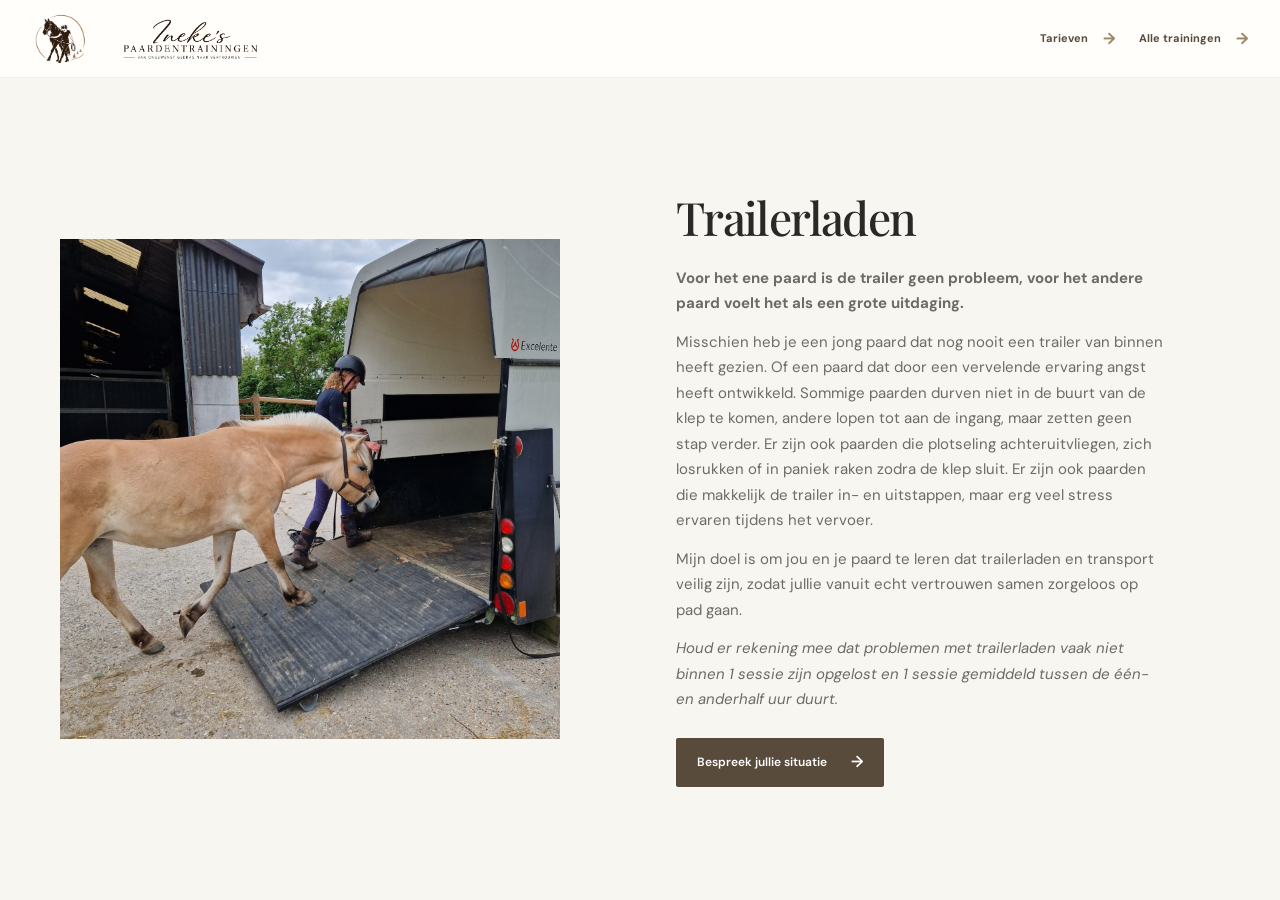
<file: trailerladen.html>
<!DOCTYPE html>
<html lang="nl">
<head>
  <meta charset="UTF-8">
  <meta name="viewport" content="width=device-width, initial-scale=1">
  <meta name="theme-color" content="#f8f6f1">
  <meta name="description" content="Trailerladen met geduld en duidelijke stappen. Werk samen met Ineke aan een prettige ervaring voor jou en je paard.">
  <title>Trailerladen | Ineke's Paardentrainingen</title>
  <link rel="preconnect" href="https://fonts.googleapis.com">
  <link rel="preconnect" href="https://fonts.gstatic.com" crossorigin>
  <link href="https://fonts.googleapis.com/css2?family=DM+Sans:wght@400;500;600;700&family=Playfair+Display:wght@500;600;700&display=swap" rel="stylesheet">
  <link rel="stylesheet" href="style.css">
  <script src="script.js" defer></script>
</head>
<body class="training-detail-page trailer-detail-page">
  <header class="site-header">
    <nav class="navigation container" aria-label="Hoofdnavigatie">
      <a class="brand" href="index.html#home" aria-label="Ineke's Paardentrainingen, naar home">
        <img src="images/logo-beeld.png" alt="" class="brand-symbol">
        <img src="images/logo-tekst.png" alt="Ineke's Paardentrainingen" class="brand-wordmark">
      </a>
      <div class="training-detail-actions">
        <a class="text-link" href="index.html#tarieven">Tarieven <span aria-hidden="true">→</span></a>
        <a class="text-link" href="index.html#trainingen">Alle trainingen <span aria-hidden="true">→</span></a>
      </div>
    </nav>
  </header>

  <main>
    <section class="about section-space training-detail-intro" aria-labelledby="trailer-title">
      <div class="container about-grid">
        <div class="about-photo-wrap training-detail-photo-wrap">
          <img class="about-photo" src="images/trailerladen.jpg" alt="Een paard tijdens een traileroefening" fetchpriority="high">
        </div>

        <div class="about-copy training-detail-copy">
          <h1 id="trailer-title">Trailerladen</h1>
          <p><strong>Voor het ene paard is de trailer geen probleem, voor het andere paard voelt het als een grote uitdaging.</strong></p>
          <p>Misschien heb je een jong paard dat nog nooit een trailer van binnen heeft gezien. Of een paard dat door een vervelende ervaring angst heeft ontwikkeld. Sommige paarden durven niet in de buurt van de klep te komen, andere lopen tot aan de ingang, maar zetten geen stap verder. Er zijn ook paarden die plotseling achteruitvliegen, zich losrukken of in paniek raken zodra de klep sluit. Er zijn ook paarden die makkelijk de trailer in- en uitstappen, maar erg veel stress ervaren tijdens het vervoer.</p>
          <p>Mijn doel is om jou en je paard te leren dat trailerladen en transport veilig zijn, zodat jullie vanuit echt vertrouwen samen zorgeloos op pad gaan.</p>
          <p><em>Houd er rekening mee dat problemen met trailerladen vaak niet binnen 1 sessie zijn opgelost en 1 sessie gemiddeld tussen de één- en anderhalf uur duurt.</em></p>
          <a class="button button-dark training-detail-cta" href="index.html#contact">Bespreek jullie situatie <span aria-hidden="true">→</span></a>
        </div>
      </div>
    </section>
  </main>
</body>
</html>
</file>
<file: style.css>
/* Core colors, spacing and type */
:root {
  --cream: #f8f6f1;
  --warm-white: #fffefa;
  --sand: #e9e2d6;
  --taupe: #887762;
  --brown: #594b3b;
  --charcoal: #292a27;
  --muted: #77756f;
  --serif: "Playfair Display", Georgia, serif;
  --sans: "DM Sans", Arial, sans-serif;
  --container: 1160px;
}

* {
  box-sizing: border-box;
}

html {
  scroll-behavior: smooth;
  scroll-padding-top: 88px;
}

body {
  margin: 0;
  color: var(--charcoal);
  background: var(--warm-white);
  font-family: var(--sans);
  font-size: 15px;
  line-height: 1.75;
  -webkit-font-smoothing: antialiased;
}

img {
  display: block;
  max-width: 100%;
}

a {
  color: inherit;
}

.container {
  width: min(var(--container), calc(100% - 64px));
  margin-inline: auto;
}

.section-space {
  padding-block: 112px;
}

h1,
h2,
h3,
p {
  margin-top: 0;
}

h1,
h2,
h3 {
  font-weight: 500;
}

h1,
h2 {
  font-family: var(--serif);
  letter-spacing: -0.035em;
  line-height: 1.15;
}

h1 em,
h2 em {
  color: var(--taupe);
  font-weight: 500;
}

.eyebrow {
  display: flex;
  align-items: center;
  gap: 10px;
  margin-bottom: 20px;
  color: var(--taupe);
  font-size: 10px;
  font-weight: 700;
  letter-spacing: 0.17em;
  line-height: 1.4;
  text-transform: uppercase;
}

.eyebrow-dot,
.hero-eyebrow > span {
  width: 7px;
  height: 7px;
  flex: 0 0 7px;
  border-radius: 50%;
  background: #a89170;
}

/* Sticky navigation and mobile menu */
.site-header {
  position: sticky;
  z-index: 10;
  top: 0;
  border-bottom: 1px solid rgba(74, 65, 54, 0.08);
  background: rgba(255, 254, 250, 0.96);
  backdrop-filter: blur(12px);
}

.navigation {
  display: flex;
  min-height: 78px;
  align-items: center;
  justify-content: space-between;
}

.brand {
  display: inline-flex;
  align-items: center;
  gap: 11px;
  text-decoration: none;
}

.brand-mark {
  display: grid;
  width: 35px;
  height: 35px;
  place-items: center;
  border: 1px solid #a9957b;
  border-radius: 50%;
  color: var(--brown);
  font-family: var(--serif);
  font-size: 20px;
  font-style: italic;
}

.brand-name {
  color: var(--brown);
  font-family: var(--serif);
  font-size: 16px;
  line-height: 1.2;
}

.brand-name span {
  display: block;
  margin-top: 3px;
  color: var(--muted);
  font-family: var(--sans);
  font-size: 9px;
  letter-spacing: 0.13em;
  text-transform: uppercase;
}

.nav-links {
  display: flex;
  align-items: center;
  gap: clamp(14px, 2.2vw, 28px);
}

.nav-links a {
  color: #58564f;
  font-size: 12px;
  text-decoration: none;
  transition: color 180ms ease;
}

.nav-links a:hover,
.nav-links a:focus-visible {
  color: var(--taupe);
}

.nav-links .nav-contact {
  padding: 10px 17px;
  border: 1px solid #d9d0c2;
  border-radius: 2px;
  color: var(--brown);
}

.nav-contact span {
  margin-left: 7px;
}

.menu-toggle {
  display: none;
}

/* Large image hero */
.hero {
  position: relative;
  display: flex;
  min-height: calc(100svh - 175px);
  align-items: center;
  overflow: hidden;
  background: #000;
  color: #fffefa;
}

.hero-image,
.hero-shade {
  position: absolute;
  inset: 0;
  width: 100%;
  height: 100%;
}

.hero-image {
  object-fit: cover;
  object-position: center;
  transform: translateX(10%) scale(1.12);
}

.hero-image.image-unavailable,
.about-photo.image-unavailable {
  visibility: hidden;
}

.hero-shade {
  background: linear-gradient(90deg, rgba(30, 30, 27, 0.72) 0%, rgba(37, 36, 32, 0.53) 40%, rgba(34, 33, 30, 0.06) 100%),
    linear-gradient(0deg, rgba(34, 33, 30, 0.2), transparent 32%);
}

.hero-content {
  position: relative;
  z-index: 1;
  padding-block: 100px;
}

.hero-eyebrow {
  margin-bottom: 24px;
  color: rgba(255, 254, 250, 0.84);
}

.hero-eyebrow > span {
  background: #cfb994;
}

.hero h1 {
  max-width: 720px;
  margin-bottom: 22px;
  font-size: clamp(54px, 7.2vw, 88px);
  line-height: 1.05;
}

.hero h1 em {
  color: #e4d4bb;
}

.hero-description {
  max-width: 440px;
  margin-bottom: 32px;
  color: rgba(255, 254, 250, 0.86);
  font-size: 15px;
  line-height: 1.85;
}

.button {
  display: inline-flex;
  min-height: 49px;
  align-items: center;
  justify-content: center;
  gap: 24px;
  padding: 0 20px;
  border: 1px solid transparent;
  border-radius: 2px;
  font-size: 12px;
  font-weight: 600;
  text-decoration: none;
  transition: background 180ms ease, color 180ms ease, transform 180ms ease;
}

.button:hover {
  transform: translateY(-2px);
}

.button span {
  font-size: 16px;
}

.button-light {
  background: var(--warm-white);
  color: var(--brown);
}

.button-light:hover {
  background: #eae2d5;
}

.button-dark {
  background: var(--brown);
  color: white;
}

.button-dark:hover {
  background: #40362b;
}

.hero-note {
  position: absolute;
  right: max(32px, calc((100% - var(--container)) / 2));
  bottom: 42px;
  display: flex;
  align-items: center;
  gap: 11px;
  color: rgba(255, 254, 250, 0.85);
  font-size: 10px;
  letter-spacing: 0.08em;
}

.hero-note-line {
  width: 32px;
  height: 1px;
  background: #d0bc9d;
}

.scroll-cue {
  position: absolute;
  bottom: 0;
  left: 50%;
  display: grid;
  width: 38px;
  height: 48px;
  place-items: center;
  border: 1px solid rgba(255, 254, 250, 0.35);
  border-bottom: 0;
  border-radius: 50% 50% 0 0;
}

.scroll-cue span {
  width: 1px;
  height: 16px;
  background: rgba(255, 254, 250, 0.78);
}

/* About section */
.about {
  background: var(--warm-white);
}

.about-grid {
  display: grid;
  grid-template-columns: 0.92fr 1fr;
  align-items: center;
  gap: clamp(58px, 9vw, 120px);
}

.about-photo-wrap {
  position: relative;
  width: 100%;
  max-width: 470px;
  min-height: 500px;
  background: #dfd8cb;
}

.about-photo {
  width: 100%;
  height: 500px;
  object-fit: cover;
  object-position: center;
}

.photo-caption {
  position: absolute;
  right: -25px;
  bottom: 30px;
  display: flex;
  min-width: 195px;
  align-items: center;
  gap: 13px;
  padding: 17px 20px;
  background: var(--warm-white);
  color: var(--brown);
  font-family: var(--serif);
  font-size: 14px;
  line-height: 1.5;
}

.caption-mark {
  color: #9f896a;
  font-size: 22px;
}

.about-copy h2,
.section-heading h2,
.pricing-intro h2,
.method-heading h2,
.contact h2 {
  margin-bottom: 22px;
  font-size: clamp(38px, 4.4vw, 54px);
}

.about-copy .lead {
  margin-bottom: 15px;
  color: var(--brown);
  font-family: var(--serif);
  font-size: 19px;
  line-height: 1.55;
}

.about-copy > p:not(.eyebrow, .lead) {
  max-width: 490px;
  margin-bottom: 13px;
  color: #6e6b64;
  font-size: 13px;
}

.text-link {
  display: inline-flex;
  align-items: center;
  gap: 15px;
  color: var(--brown);
  font-size: 11px;
  font-weight: 700;
  text-decoration: none;
}

.text-link span {
  color: #9d8768;
  font-size: 16px;
  transition: transform 180ms ease;
}

.text-link:hover span {
  transform: translateX(4px);
}

.training-detail-actions {
  display: flex;
  align-items: center;
  gap: 24px;
}

.about-copy > .text-link {
  margin-top: 9px;
}

.signature {
  display: flex;
  align-items: baseline;
  gap: 12px;
  margin-top: 36px;
  color: var(--brown);
  font-family: var(--serif);
  font-size: 27px;
  font-style: italic;
}

.signature span {
  color: #8a867e;
  font-family: var(--sans);
  font-size: 9px;
  font-style: normal;
  letter-spacing: 0.12em;
  text-transform: uppercase;
}

/* Training cards */
.training {
  background: var(--cream);
}

.section-heading {
  display: flex;
  align-items: end;
  justify-content: space-between;
  gap: 48px;
  margin-bottom: 48px;
}

.section-heading h2 {
  margin-bottom: 0;
}

.section-heading > p {
  max-width: 330px;
  margin-bottom: 7px;
  color: #77736b;
  font-size: 13px;
}

.training-grid {
  display: grid;
  grid-template-columns: repeat(3, 1fr);
  gap: 17px;
}

.training-card {
  position: relative;
  display: flex;
  min-height: 285px;
  flex-direction: column;
  align-items: flex-start;
  padding: 25px 27px 24px;
  border: 1px solid #ebe5db;
  background: var(--warm-white);
  transition: border-color 180ms ease, transform 180ms ease, box-shadow 180ms ease;
}

.training-card:hover {
  transform: translateY(-4px);
  border-color: #cfc2ae;
  box-shadow: 0 14px 35px rgba(62, 53, 41, 0.06);
}

.card-topline {
  display: flex;
  width: 100%;
  align-items: center;
  justify-content: space-between;
  margin-bottom: 27px;
  color: #9a8a73;
  font-size: 10px;
  letter-spacing: 0.12em;
}

.card-symbol {
  color: #a28d6e;
  font-size: 21px;
}

.training-card h3 {
  margin-bottom: 10px;
  color: var(--brown);
  font-family: var(--serif);
  font-size: 24px;
}

.training-card p {
  margin-bottom: 22px;
  color: #77736b;
  font-size: 12px;
  line-height: 1.8;
}

.training-card .text-link {
  margin-top: auto;
}

.training-card .text-link::after {
  position: absolute;
  inset: 0;
  content: "";
}

.training-card .text-link:focus-visible::after {
  outline: 2px solid var(--brown);
  outline-offset: 3px;
}

/* Pricing details */
.pricing {
  background: var(--warm-white);
}

.pricing-grid {
  display: grid;
  grid-template-columns: 1fr 0.8fr;
  align-items: center;
  gap: clamp(60px, 10vw, 140px);
}

.pricing-intro > p:not(.eyebrow) {
  max-width: 420px;
  margin-bottom: 25px;
  color: #77736b;
  font-size: 13px;
}

.price-panel {
  padding: 32px 36px;
  border: 1px solid #e5ded2;
  background: var(--cream);
}

.price-panel-top {
  display: flex;
  align-items: center;
  justify-content: space-between;
  margin-bottom: 19px;
  color: #8b7a63;
  font-size: 10px;
  font-weight: 700;
  letter-spacing: 0.14em;
  text-transform: uppercase;
}

.price-leaf {
  font-size: 19px;
}

.price-panel h3 {
  margin-bottom: 10px;
  color: var(--brown);
  font-family: var(--serif);
  font-size: 27px;
}

.price-panel > p:not(.price-note) {
  margin-bottom: 21px;
  color: #77736b;
  font-size: 12px;
  line-height: 1.8;
}

.price-divider {
  height: 1px;
  background: #e3dbce;
}

.price-short {
  margin: -10px 0 18px;
  color: #8b7a63;
  font-size: 11px;
}

.price-points {
  display: grid;
  gap: 9px;
  margin: 18px 0;
  padding: 0;
  color: #5f5a51;
  font-size: 11px;
  list-style: none;
}

.price-points li {
  display: flex;
  gap: 10px;
}

.price-points li span {
  color: #9a8466;
}

.price-note {
  margin-bottom: 0;
  color: #8b7a63;
  font-size: 10px;
  font-style: italic;
}

/* Three-step training approach */
.method {
  background: var(--cream);
}

.method-heading {
  max-width: 540px;
  margin: 0 auto 53px;
  text-align: center;
}

.method-heading .eyebrow {
  justify-content: center;
}

.method-heading > p:last-child {
  max-width: 420px;
  margin: 0 auto;
  color: #77736b;
  font-size: 13px;
}

.steps {
  display: grid;
  grid-template-columns: repeat(3, 1fr);
  gap: 35px;
}

.step {
  display: flex;
  gap: 17px;
  padding-top: 22px;
  border-top: 1px solid #d9d0c2;
}

.step-number {
  flex: 0 0 auto;
  color: #9a8466;
  font-family: var(--serif);
  font-size: 17px;
}

.step h3 {
  margin-bottom: 9px;
  color: var(--brown);
  font-family: var(--serif);
  font-size: 20px;
}

.step p {
  margin-bottom: 0;
  color: #77736b;
  font-size: 12px;
  line-height: 1.8;
}

/* Customer experiences slider */
.experiences {
  overflow: hidden;
  background: var(--warm-white);
}

.experiences-heading {
  max-width: 760px;
  margin: 0 auto 53px;
  text-align: center;
}

.experiences-heading .eyebrow {
  justify-content: center;
}

.experiences-heading h2 {
  margin-bottom: 17px;
  font-size: clamp(38px, 4.4vw, 54px);
  white-space: nowrap;
}

.experiences-heading > p:last-child {
  max-width: 420px;
  margin: 0 auto;
  color: #77736b;
  font-size: 13px;
}

.experience-slider {
  position: relative;
}

.experience-slider::after {
  position: absolute;
  z-index: 1;
  top: 0;
  right: 0;
  bottom: 66px;
  width: 64px;
  background: linear-gradient(to right, transparent, var(--warm-white));
  content: "";
  transition: opacity 180ms ease;
  pointer-events: none;
}

.experience-track {
  display: flex;
  gap: 24px;
  overflow-x: auto;
  padding: 2px 1px 18px;
  scroll-behavior: smooth;
  scroll-padding-left: 1px;
  scroll-snap-type: x mandatory;
  scrollbar-width: none;
  -webkit-overflow-scrolling: touch;
}

.experience-track::after {
  flex: 0 0 34%;
  content: "";
}

.experience-slider.is-last-experience .experience-track::after {
  flex-basis: 0;
}

.experience-slider.is-last-experience::after {
  opacity: 0;
}

.experience-track::-webkit-scrollbar {
  display: none;
}

.experience-card {
  position: relative;
  display: flex;
  min-height: 280px;
  flex: 0 0 66%;
  flex-direction: column;
  justify-content: space-between;
  padding: 34px 38px 28px;
  border: 1px solid #e5ded2;
  border-radius: 18px;
  background: var(--cream);
  scroll-snap-align: start;
}

.experience-quote {
  position: absolute;
  top: 8px;
  right: 25px;
  color: #d6cbb9;
  font-family: var(--serif);
  font-size: 62px;
  line-height: 1;
}

.experience-card > p {
  max-width: 92%;
  margin: 25px 0 24px;
  color: #77736b;
  font-size: 15px;
  line-height: 1.85;
}

.experience-card h3 {
  margin: 0;
  color: var(--brown);
  font-family: var(--serif);
  font-size: 21px;
}

.experience-controls {
  display: flex;
  justify-content: flex-end;
  gap: 10px;
}

.experience-footer {
  display: flex;
  align-items: center;
  justify-content: space-between;
  margin-top: 18px;
}

.experience-button {
  width: 48px;
  height: 48px;
  border: 1px solid var(--brown);
  border-radius: 50%;
  background: var(--brown);
  color: white;
  cursor: pointer;
  font-family: var(--sans);
  font-size: 20px;
  transition: background 180ms ease, color 180ms ease, border-color 180ms ease;
}

.experience-button:hover {
  border-color: #d9d0c2;
  background: var(--cream);
  color: var(--brown);
}

.experience-button:focus-visible,
.experience-track:focus-visible {
  outline: 2px solid var(--brown);
  outline-offset: 3px;
}

@media (max-width: 800px) {
  .experience-track::after {
    flex-basis: 22%;
  }

  .experience-card {
    flex-basis: 78%;
  }
}

@media (max-width: 640px) {
  .experiences-heading {
    margin-bottom: 38px;
  }

  .experiences-heading h2 {
    font-size: clamp(39px, 10vw, 49px);
    white-space: normal;
  }

  .experience-track {
    gap: 14px;
  }

  .experience-track::after {
    flex-basis: 16%;
  }

  .experience-card {
    min-height: 300px;
    flex-basis: 84%;
    padding: 28px 24px 24px;
  }

  .experience-card > p {
    max-width: 100%;
    font-size: 14px;
  }

  .experience-footer {
    align-items: flex-start;
  }
}

/* Contact call to action */
.contact {
  position: relative;
  overflow: hidden;
  background: #665744;
  color: var(--warm-white);
  text-align: center;
}

.contact-inner {
  position: relative;
  z-index: 1;
}

.contact .eyebrow {
  justify-content: center;
  color: #e1d4bf;
}

.contact .eyebrow-dot {
  background: #d5bd97;
}

.contact h2 {
  margin-bottom: 17px;
  color: white;
  font-size: clamp(40px, 5.5vw, 66px);
}

.contact h2 em {
  color: #e4d4bb;
}

.contact-inner > p:not(.eyebrow) {
  max-width: 450px;
  margin: 0 auto 28px;
  color: rgba(255, 254, 250, 0.78);
  font-size: 13px;
}

.contact-note {
  display: block;
  margin-top: 15px;
  color: rgba(255, 254, 250, 0.7);
  font-size: 10px;
}

.contact-decoration {
  position: absolute;
  top: -115px;
  right: 7%;
  color: rgba(255, 254, 250, 0.06);
  font-size: 370px;
  line-height: 1;
}

/* Footer and policy details */
.site-footer {
  background: #f2efe9;
}

.site-footer .footer-brand {
  gap: 8px;
}

.site-footer .footer-brand .brand-symbol {
  width: 38px;
  height: 38px;
}

.site-footer .footer-brand .brand-wordmark {
  width: 135px;
}

.footer-main {
  display: grid;
  grid-template-columns: 1fr auto 1fr;
  min-height: 112px;
  align-items: center;
  gap: 24px;
}

.footer-main > p {
  margin: 0;
  color: #77736b;
  font-size: 11px;
  text-align: center;
}

.footer-links {
  display: flex;
  justify-self: end;
  gap: 21px;
}

.footer-links a,
.footer-bottom a {
  color: #68645c;
  font-size: 10px;
  text-decoration: none;
}

.footer-links a:hover,
.footer-bottom a:hover {
  color: var(--brown);
  text-decoration: underline;
}

.footer-legal {
  display: grid;
  gap: 9px;
  padding-block: 0 24px;
}

.footer-legal details {
  color: #6e6b64;
  font-size: 10px;
}

.footer-legal summary {
  width: fit-content;
  cursor: pointer;
  color: #68645c;
}

.footer-legal details p {
  max-width: 790px;
  margin: 8px 0 0;
  line-height: 1.7;
}

.footer-bottom {
  display: flex;
  min-height: 51px;
  align-items: center;
  justify-content: space-between;
  border-top: 1px solid #e1dbd1;
  color: #88847c;
  font-size: 10px;
}

/* Tablet and mobile adjustments */
@media (max-width: 800px) {
  .section-space {
    padding-block: 82px;
  }

  .nav-links {
    gap: 17px;
  }

  .nav-links a {
    font-size: 11px;
  }

  .about-grid {
    gap: 45px;
  }

  .about-photo-wrap,
  .about-photo {
    min-height: 420px;
    height: 420px;
  }

  .training-card {
    padding-inline: 21px;
  }

  .pricing-grid {
    gap: 50px;
  }
}

@media (max-width: 640px) {
  html {
    scroll-padding-top: 70px;
  }

  .container {
    width: min(var(--container), calc(100% - 40px));
  }

  .section-space {
    padding-block: 69px;
  }

  .navigation {
    min-height: 68px;
  }

  .brand-mark {
    width: 32px;
    height: 32px;
    font-size: 18px;
  }

  .brand-name {
    font-size: 15px;
  }

  .menu-toggle {
    display: flex;
    align-items: center;
    gap: 10px;
    padding: 9px 0 9px 9px;
    border: 0;
    background: transparent;
    color: var(--brown);
    font: 600 11px var(--sans);
    cursor: pointer;
  }

  .menu-icon {
    display: grid;
    gap: 5px;
  }

  .menu-icon span {
    width: 20px;
    height: 1px;
    background: var(--brown);
    transition: transform 180ms ease;
  }

  .menu-toggle[aria-expanded="true"] .menu-icon span:first-child {
    transform: translateY(3px) rotate(45deg);
  }

  .menu-toggle[aria-expanded="true"] .menu-icon span:last-child {
    transform: translateY(-3px) rotate(-45deg);
  }

  .nav-links {
    position: absolute;
    top: 100%;
    right: 0;
    left: 0;
    display: none;
    align-items: stretch;
    gap: 0;
    padding: 8px 20px 18px;
    border-top: 1px solid #eee9e1;
    background: var(--warm-white);
    box-shadow: 0 14px 20px rgba(48, 42, 34, 0.08);
  }

  .nav-links.is-open {
    display: flex;
    flex-direction: column;
  }

  .nav-links a {
    padding: 12px 0;
    border-bottom: 1px solid #eee9e1;
    font-size: 13px;
  }

  .nav-links .nav-contact {
    width: fit-content;
    margin-top: 12px;
    padding: 9px 14px;
    border: 1px solid #d9d0c2;
  }

  .hero {
    min-height: 630px;
    min-height: min(700px, calc(100svh - 68px));
    align-items: center;
  }

  .hero-image {
    object-fit: cover;
    object-position: center;
    transform: translateX(8%) scale(1.1);
  }

  .hero-shade {
    background: linear-gradient(90deg, rgba(30, 30, 27, 0.68), rgba(37, 36, 32, 0.22)),
      linear-gradient(0deg, rgba(34, 33, 30, 0.24), transparent 55%);
  }

  .hero-content {
    padding-block: 76px;
  }

  .hero h1 {
    font-size: clamp(49px, 13vw, 70px);
  }

  .hero-description {
    max-width: 350px;
    font-size: 13px;
  }

  .hero-note {
    right: 20px;
    bottom: 25px;
    font-size: 9px;
  }

  .scroll-cue {
    display: none;
  }

  .about-grid,
  .pricing-grid {
    grid-template-columns: 1fr;
  }

  .about-grid {
    gap: 43px;
  }

  .about-photo-wrap {
    width: calc(100% - 12px);
    max-width: none;
    min-height: 390px;
  }

  .about-photo {
    height: 390px;
  }

  .photo-caption {
    right: -12px;
    bottom: 18px;
    min-width: 170px;
    padding: 13px 15px;
    font-size: 12px;
  }

  .about-copy h2,
  .section-heading h2,
  .pricing-intro h2,
  .method-heading h2 {
    font-size: clamp(39px, 10vw, 49px);
  }

  .section-heading {
    display: block;
    margin-bottom: 31px;
  }

  .section-heading > p {
    max-width: 400px;
    margin-top: 16px;
  }

  .training-grid {
    grid-template-columns: 1fr;
    gap: 12px;
  }

  .training-card {
    min-height: 255px;
    padding: 23px;
  }

  .pricing-grid {
    gap: 35px;
  }

  .price-panel {
    padding: 26px 23px;
  }

  .method-heading {
    margin-bottom: 38px;
  }

  .steps {
    grid-template-columns: 1fr;
    gap: 22px;
  }

  .step {
    padding-top: 18px;
  }

  .contact h2 {
    font-size: clamp(39px, 10vw, 54px);
  }

  .contact-decoration {
    top: -32px;
    right: -45px;
    font-size: 210px;
  }

  .footer-main {
    display: flex;
    min-height: 0;
    flex-wrap: wrap;
    justify-content: flex-start;
    gap: 17px 26px;
    padding-block: 27px;
  }

  .site-footer .footer-brand .brand-symbol {
    width: 32px;
    height: 32px;
  }

  .site-footer .footer-brand .brand-wordmark {
    width: 112px;
  }

  .footer-main > p {
    width: 100%;
    order: 1;
  }

  .footer-links {
    gap: 14px;
    margin-left: auto;
  }

  .footer-bottom {
    min-height: 58px;
  }
}

@media (prefers-reduced-motion: reduce) {
  *,
  *::before,
  *::after {
    scroll-behavior: auto !important;
    transition-duration: 0.01ms !important;
  }
}

/* Echt logo */
/*
.brand img {
    height: 55px;
    width: auto;
    display: block;
}
*/

/* =========================
   LOGO IN HEADER
========================= */

/* Zet het beeldmerk en de tekst netjes naast elkaar */
.brand {
    display: flex;
    align-items: center;
    gap: 18px;
    text-decoration: none;
    flex-shrink: 0;
}


/* =========================
   BEELDMERK: PAARD + INEKE
========================= */

/* Groot formaat wanneer je bovenaan de pagina staat */
.brand .brand-symbol {
    width: 175px;
    height: 175px;
    object-fit: contain;
    display: block;

    transition:
        width 0.35s ease,
        height 0.35s ease;
}


/* =========================
   TEKSTLOGO
========================= */

/* Tekstlogo naast het beeldmerk */
.brand .brand-wordmark {
    width: 425px;
    height: auto;
    object-fit: contain;
    display: block;

    transition:
        width 0.35s ease;
}


/* =========================
   HEADER OVERGANG
========================= */

/* Zorgt ervoor dat veranderingen in de header soepel verlopen */
header {
    transition:
        padding 0.35s ease,
        box-shadow 0.35s ease,
        background-color 0.35s ease;
}


/* =========================
   LOGO KLEINER BIJ SCROLLEN
========================= */

/* Wanneer je naar beneden scrollt wordt het beeldmerk kleiner */
header.scrolled .brand-symbol {
    width: 58px;
    height: 58px;
}


/* Wanneer je naar beneden scrollt wordt ook het tekstlogo kleiner */
header.scrolled .brand-wordmark {
    width: 165px;
}


/* =========================
   HEADER BOVENAAN HOUDEN
========================= */

/* Zorgt ervoor dat de navigatie bovenaan blijft staan tijdens scrollen */
header {
    position: sticky;
    top: 0;
    z-index: 1000;
}

/* =========================
   MOBIELE HEADER / LOGO
========================= */

@media (max-width: 768px) {

    /* Zorgt dat de header nooit breder wordt dan het telefoonscherm */
    header {
        width: 100%;
        max-width: 100%;
    }

    /* Beeldmerk en tekst blijven naast elkaar, maar compacter */
    .brand {
        gap: 8px;
        max-width: 100%;
        min-width: 0;
    }

    /* Paard + Ineke kleiner op telefoon */
    .brand .brand-symbol {
        width: 62px;
        height: 62px;
        flex-shrink: 0;
    }

    /* Tekstlogo passend maken op telefoon */
    .brand .brand-wordmark {
        width: 135px;
        max-width: 40vw;
        height: auto;
    }

    /* Nog iets compacter nadat je scrollt */
    header.scrolled .brand-symbol {
        width: 48px;
        height: 48px;
    }

    header.scrolled .brand-wordmark {
        width: 115px;
        max-width: 36vw;
    }
}

/* Voorkomt horizontaal uitschuiven van de website */
html,
body {
    max-width: 100%;
    overflow-x: clip;
}

/* HEADER 2X ZO HOOG BIJ START */
@media (min-width: 769px) {

    .site-header .navigation {
        padding-top: 88px;
        padding-bottom: 88px;
        transition: padding 0.35s ease;
    }

    /* Header wordt weer klein bij scrollen */
    header.scrolled .navigation {
        padding-top: 0;
        padding-bottom: 0;
    }
}

/* Tekst op eerste pagina omhoog */
@media (min-width: 769px) {

    .hero {
        align-items: flex-start;
    }

    .hero-content {
        padding-top: 30px;
        padding-bottom: 100px;
    }
}

/* Verwijder persoonlijke paardentraining */
.hero-eyebrow {
    display: none;
}

/* =========================
   HEADER ZONDER GLITCHEN
========================= */

/* Header staat los van de pagina */
.site-header {
    position: fixed;
    top: 0;
    left: 0;
    right: 0;
    width: 100%;
}

/* Ruimte voor de grote header behouden */
body {
    padding-top: 78px;
}

/* Ruimte aanpassen voor tablet */
@media (min-width: 641px) and (max-width: 768px) {
    body {
        padding-top: 79px;
    }
}

/* Ruimte aanpassen voor mobiel */
@media (max-width: 640px) {
    body {
        padding-top: 69px;
    }
}

/* Homepage achter de grote header plaatsen */
@media (min-width: 769px) {
    .hero {
        padding-top: 274px;
    }
}

/* =========================
   HEADER BEWEEGT MEE MET SCROLLEN
========================= */

@media (min-width: 769px) {

    /* Vaste ruimte voor de grote header */
    body {
        padding-top: 210px;
    }

    /* Witte header wordt dynamisch kleiner */
    .site-header {
        position: fixed;
        top: 0;
        left: 0;
        right: 0;
        height: var(--header-height, 210px);
        min-height: 0;
    }

    /* Navigatie beweegt mee */
    .site-header .navigation {
        height: 100%;
        min-height: 0;
        padding: 0;
        transition: none;
    }

    /* Paard + Ineke */
    .site-header .brand .brand-symbol {
        width: var(--symbol-size, 145px);
        height: var(--symbol-size, 145px);
        transition: none;
    }

    /* Tekstlogo */
    .site-header .brand .brand-wordmark {
        width: var(--wordmark-width, 370px);
        transition: none;
    }

    /* Geen extra ruimte boven de homepage */
    .hero {
        padding-top: 0;
    }
}

/* =========================
   EERSTE PAGINA PAST IN HET SCHERM
========================= */

@media (min-width: 769px) {

    .hero {
        height: calc(100svh - 210px);
        min-height: 0;
        padding-top: 0;
        align-items: flex-start;
    }

    .hero-content {
        padding-top: 30px;
        padding-bottom: 20px;
    }

}

/* =========================
   HEADER BREEDTE EN UITLIJNING
========================= */

@media (min-width: 769px) {

    /* Meer ruimte gebruiken over de schermbreedte */
    .site-header .navigation {
        width: calc(100% - 48px);
        max-width: none;
        margin-inline: auto;
    }

    /* Tekstlogo groter, maar passend op het scherm */
    .site-header .brand .brand-wordmark {
        width: min(var(--wordmark-width, 420px), 38vw);
    }

}

/* =========================
   GROTERE MENUTEKST
========================= */

@media (min-width: 769px) {
    .site-header .nav-links a {
        font-size: clamp(11px, 1vw, 14px);
        font-weight: 500;
        transition: font-size 0.35s ease;
    }
}

/* Training detail pages */
.training-detail-intro {
    display: grid;
    min-height: 0;
    height: calc(100svh - 78px);
    align-items: center;
    padding-block: clamp(24px, 5vh, 60px);
    background: var(--cream);
}

.training-detail-photo-wrap {
    width: 100%;
    max-width: 500px;
    min-height: 0;
    height: min(500px, calc(100svh - 210px));
}

.training-detail-photo-wrap .about-photo {
    height: 100%;
    min-height: 0;
    object-position: center;
}

.training-detail-photo-placeholder {
    display: grid;
    width: 100%;
    height: 100%;
    align-content: center;
    justify-items: center;
    gap: 10px;
    border: 1px solid #d9d0c2;
    background: var(--cream);
    color: #8b7a63;
    font-size: 11px;
    letter-spacing: 0.1em;
    text-transform: uppercase;
}

.training-detail-photo-placeholder span:first-child {
    color: #a28d6e;
    font-size: 28px;
}

.training-detail-copy h1 {
    margin-bottom: 22px;
    font-size: clamp(38px, 4.4vw, 54px);
}

.training-detail-cta {
    margin-top: 12px;
}

@media (max-width: 640px) {
    body.training-detail-page {
        height: 100svh;
        overflow: hidden;
    }

    .training-detail-intro {
        height: calc(100svh - 69px);
        padding-block: 12px;
    }

    .training-detail-intro .about-grid {
        grid-template-columns: 1fr;
        gap: 12px;
    }

    .training-detail-photo-wrap {
        width: calc(100% - 12px);
        height: clamp(130px, 24svh, 200px);
        margin-inline: auto;
    }

    .training-detail-photo-wrap .about-photo {
        height: 100%;
    }

    .training-detail-photo-wrap .photo-caption {
        right: -12px;
        bottom: 10px;
        min-width: 0;
        padding: 8px 11px;
        font-size: 11px;
    }

    .training-detail-copy .eyebrow {
        margin-bottom: 8px;
    }

    .training-detail-copy h1 {
        margin-bottom: 10px;
        font-size: clamp(34px, 8.6vw, 43px);
    }

    .training-detail-copy .lead {
        margin-bottom: 9px;
        font-size: 15px;
        line-height: 1.4;
    }

    .training-detail-page .training-detail-copy > p:not(.eyebrow, .lead) {
        margin-bottom: 8px;
        font-size: 11px;
        line-height: 1.5;
    }

    .training-detail-cta {
        min-height: 42px;
        margin-top: 4px;
    }

    .training-detail-page .site-header .navigation {
        width: calc(100% - 40px);
    }

    .training-detail-actions {
        gap: 8px;
    }

    .training-detail-actions .text-link {
        gap: 5px;
        font-size: 9px;
    }

    .training-detail-page .navigation > .text-link {
        font-size: 10px;
    }
}

@media (max-width: 640px) and (max-height: 600px) {
    .training-detail-intro {
        padding-block: 8px;
    }

    .training-detail-intro .about-grid {
        gap: 8px;
    }

    .training-detail-photo-wrap {
        height: clamp(110px, 20svh, 130px);
    }

    .training-detail-copy h1 {
        font-size: clamp(31px, 8vw, 34px);
    }

    .training-detail-copy .lead {
        font-size: 14px;
    }

    .training-detail-page .training-detail-copy > p:not(.eyebrow, .lead) {
        font-size: 10px;
        line-height: 1.4;
    }

    .training-detail-cta {
        min-height: 38px;
    }
}

@media (min-width: 641px) {
    body.training-detail-page {
        height: 100svh;
        overflow: hidden;
        padding-top: 78px;
    }

    .training-detail-page .site-header .navigation {
        width: calc(100% - 64px);
    }

    .training-detail-intro .about-grid {
        align-items: center;
    }
}

@media (min-width: 641px) and (max-width: 768px) {
    body.training-detail-page {
        padding-top: 79px;
    }

    .training-detail-intro {
        height: calc(100svh - 79px);
        padding-block: 14px;
    }

    .training-detail-intro .about-grid {
        gap: 24px;
    }

    .training-detail-photo-wrap {
        height: min(320px, calc(100svh - 300px));
    }

    .training-detail-page .training-detail-copy h1 {
        margin-bottom: 12px;
        font-size: clamp(34px, 5.5vw, 44px);
    }

    .training-detail-page .training-detail-copy .lead {
        margin-bottom: 10px;
        font-size: 15px;
        line-height: 1.45;
    }

    .training-detail-page .training-detail-copy > p:not(.eyebrow, .lead) {
        margin-bottom: 8px;
        font-size: 12px;
        line-height: 1.5;
    }

    .training-detail-page .site-header .navigation {
        width: calc(100% - 40px);
    }
}

@media (max-height: 700px) and (min-width: 769px) {
    .training-detail-intro {
        padding-block: 18px;
    }

    .training-detail-photo-wrap {
        height: min(390px, calc(100svh - 180px));
    }

    .training-detail-page .training-detail-copy h1 {
        margin-bottom: 13px;
        font-size: 42px;
    }

    .training-detail-page .training-detail-copy .lead {
        margin-bottom: 10px;
        font-size: 17px;
        line-height: 1.45;
    }

    .training-detail-page .training-detail-copy > p:not(.eyebrow, .lead) {
        margin-bottom: 8px;
        font-size: 12px;
        line-height: 1.5;
    }
}


/* =========================
   GROTERE BESCHRIJVENDE TEKST
========================= */

.about-copy > p:not(.eyebrow, .lead),
.section-heading > p,
.training-card p,
.pricing-intro > p:not(.eyebrow),
.price-panel > p:not(.price-note),
.method-heading > p:last-child,
.step p,
.contact-inner > p:not(.eyebrow) {
    font-size: 15px;
    line-height: 1.85;
}

/* Op telefoon iets compacter */
@media (max-width: 640px) {
    .about-copy > p:not(.eyebrow, .lead),
    .section-heading > p,
    .training-card p,
    .pricing-intro > p:not(.eyebrow),
    .price-panel > p:not(.price-note),
    .method-heading > p:last-child,
    .step p,
    .contact-inner > p:not(.eyebrow) {
        font-size: 14px;
    }
}

.signature.signature-highlights span {
    color: var(--brown);
    font-family: var(--serif);
    font-size: 27px;
    font-style: italic;
    font-weight: 400;
    letter-spacing: normal;
    line-height: 1.4;
    text-transform: none;
}

@media (max-width: 640px) {
    .signature.signature-highlights span {
        font-size: 22px;
    }
}

/* VIJF TRAININGSVAKJES NETJES VERDELEN */

@media (min-width: 801px) {

    .training-grid {
        grid-template-columns: repeat(6, minmax(0, 1fr));
    }

    .training-card {
        grid-column: span 2;
    }

    /* Onderste twee vakjes centreren */
    .training-card:nth-child(4) {
        grid-column: 2 / span 2;
    }

    .training-card:nth-child(5) {
        grid-column: 4 / span 2;
    }
}

/* Compacte header op trainingspagina's */
@media (min-width: 769px) {
    body.training-detail-page {
        padding-top: 78px;
    }
}

/* Ineke's story page */
.story-page {
    padding-top: 0;
    background: var(--cream);
}

.story-page main {
    background: var(--cream);
}

.story-page .site-header .navigation {
    min-height: 78px;
}

.story-page .site-header {
    position: sticky;
    top: 0;
    height: 78px;
    min-height: 0;
    background: var(--warm-white);
}

.story-page .site-header .brand .brand-symbol {
    width: 58px;
    height: 58px;
}

.story-page .site-header .brand .brand-wordmark {
    width: 165px;
}

.story-actions {
    display: flex;
    align-items: center;
    gap: 12px;
}

.story-actions .button {
    gap: 10px;
    padding-inline: 14px;
    white-space: nowrap;
}

.story-actions .story-back-button {
    background: var(--cream);
}

.story-actions .story-back-button:hover {
    background: var(--sand);
}

.story-intro {
    padding-block: clamp(64px, 9vw, 112px) 56px;
}

.story-content,
.story-article {
    width: min(820px, calc(100% - 64px));
    margin-inline: auto;
}

.story-intro h1 {
    margin-bottom: 24px;
    font-size: clamp(42px, 6vw, 64px);
}

.story-lead {
    max-width: 740px;
    margin-bottom: 0;
    color: var(--brown);
    font-size: 18px;
    line-height: 1.8;
}

.story-article {
    padding-block: 64px 96px;
}

.story-article section {
    margin-bottom: 48px;
}

.story-article h2 {
    margin-bottom: 16px;
    font-size: clamp(26px, 3.5vw, 34px);
}

.story-article p {
    margin-bottom: 16px;
    font-size: 16px;
    line-height: 1.9;
}

.story-article p:last-child {
    margin-bottom: 0;
}

.story-back-link {
    display: inline-flex;
    margin-top: 8px;
}

@media (min-width: 769px) {
    .story-page .site-header {
        height: 78px;
        min-height: 0;
    }

    .story-page .site-header .navigation {
        height: 100%;
        min-height: 0;
    }
}

@media (max-width: 640px) {
    .story-content,
    .story-article {
        width: calc(100% - 40px);
    }

    .story-page .site-header {
        height: auto;
    }

    .story-page .site-header .navigation {
        width: calc(100% - 40px);
        min-height: 0;
        flex-wrap: wrap;
        gap: 8px;
        padding-block: 8px;
    }

    .story-actions {
        width: 100%;
        justify-content: flex-end;
        gap: 8px;
    }

    .story-actions .button {
        min-height: 38px;
        gap: 6px;
        padding-inline: 10px;
        font-size: 10px;
    }

    .story-intro {
        padding-block: 56px 40px;
    }

    .story-intro h1 {
        font-size: clamp(38px, 11vw, 48px);
    }

    .story-lead {
        font-size: 16px;
    }

    .story-article {
        padding-block: 44px 64px;
    }

    .story-article section {
        margin-bottom: 36px;
    }

    .story-article p {
        font-size: 15px;
    }

}

/* HEADER VERKLEINT GELIJKMATIG BIJ SCROLLEN */

@media (min-width: 769px) {
    .site-header {
        height: var(--header-height, 210px);
        min-height: 0;
    }

    .site-header .navigation {
        height: 100%;
        min-height: 0;
        padding-top: 0;
        padding-bottom: 0;
        align-items: center;
    }

    .site-header .nav-links {
        align-items: center;
    }
}

/* The behavior-training copy can exceed a single viewport. */
body.training-detail-page.behavior-detail-page {
    height: auto;
    min-height: 100svh;
    overflow-y: auto;
}

.behavior-detail-page .behavior-intro-copy {
    margin-bottom: 15px;
    color: #6e6b64;
    font-size: 15px;
    line-height: 1.7;
}

.behavior-detail-page .behavior-intro-copy strong {
    font-weight: 700;
}

.behavior-detail-page .training-detail-intro {
    height: auto;
    min-height: calc(100svh - 78px);
}

.behavior-detail-page .training-detail-copy h1 {
    font-size: clamp(34px, 3.8vw, 46px);
}

.behavior-detail-page .training-detail-copy h1 strong {
    font-weight: 600;
}

.behavior-detail-page .training-detail-copy > p:not(.eyebrow, .lead) {
    font-size: 15px;
    line-height: 1.7;
}

@media (min-width: 641px) and (max-width: 768px) {
    .behavior-detail-page .training-detail-intro {
        min-height: calc(100svh - 79px);
    }
}

@media (max-width: 640px) {
    .behavior-detail-page .training-detail-intro {
        min-height: calc(100svh - 69px);
    }

    .behavior-detail-page .behavior-intro-copy {
        font-size: 14px;
        line-height: 1.65;
    }

    .behavior-detail-page .training-detail-copy h1 {
        font-size: clamp(30px, 8vw, 38px);
    }

    .behavior-detail-page .training-detail-copy > p:not(.eyebrow, .lead) {
        font-size: 14px;
        line-height: 1.65;
    }
}

body.training-detail-page.trailer-detail-page {
    height: auto;
    min-height: 100svh;
    overflow-y: auto;
}

.trailer-detail-page .training-detail-intro {
    height: auto;
    min-height: calc(100svh - 78px);
}

.trailer-detail-page .training-detail-copy h1 {
    font-size: clamp(34px, 3.8vw, 46px);
}

.trailer-detail-page .training-detail-copy > p:not(.eyebrow, .lead) {
    color: #6e6b64;
    font-size: 15px;
    line-height: 1.7;
}

@media (min-width: 641px) and (max-width: 768px) {
    .trailer-detail-page .training-detail-intro {
        min-height: calc(100svh - 79px);
    }
}

@media (max-width: 640px) {
    .trailer-detail-page .training-detail-intro {
        min-height: calc(100svh - 69px);
    }

    .trailer-detail-page .training-detail-copy h1 {
        font-size: clamp(30px, 8vw, 38px);
    }

    .trailer-detail-page .training-detail-copy > p:not(.eyebrow, .lead) {
        font-size: 14px;
        line-height: 1.65;
    }
}

body.training-detail-page.groundwork-detail-page {
    height: auto;
    min-height: 100svh;
    overflow-y: auto;
}

.groundwork-detail-page .training-detail-intro {
    height: auto;
    min-height: calc(100svh - 78px);
}

.groundwork-detail-page .training-detail-copy h1 {
    font-size: clamp(34px, 3.8vw, 46px);
}

.groundwork-detail-page .training-detail-copy > p:not(.eyebrow, .lead) {
    color: #6e6b64;
    font-size: 15px;
    line-height: 1.7;
}

@media (min-width: 641px) and (max-width: 768px) {
    .groundwork-detail-page .training-detail-intro {
        min-height: calc(100svh - 79px);
    }
}

@media (max-width: 640px) {
    .groundwork-detail-page .training-detail-intro {
        min-height: calc(100svh - 69px);
    }

    .groundwork-detail-page .training-detail-copy h1 {
        font-size: clamp(30px, 8vw, 38px);
    }

    .groundwork-detail-page .training-detail-copy > p:not(.eyebrow, .lead) {
        font-size: 14px;
        line-height: 1.65;
    }
}

.groundwork-detail-page .training-detail-photo-wrap {
    display: flex;
    height: auto;
    flex-direction: column;
    background: transparent;
}

.groundwork-detail-page .training-detail-photo-wrap .about-photo {
    height: min(500px, calc(100svh - 210px));
    flex: 0 0 auto;
}

.groundwork-detail-page .photo-credit {
    align-self: flex-end;
    margin-top: 4px;
    color: var(--muted);
    font-size: 10px;
    line-height: 1.4;
}

@media (min-width: 641px) and (max-width: 768px) {
    .groundwork-detail-page .training-detail-photo-wrap .about-photo {
        height: min(320px, calc(100svh - 300px));
    }
}

@media (max-width: 640px) {
    .groundwork-detail-page .training-detail-photo-wrap .about-photo {
        height: clamp(130px, 24svh, 200px);
    }
}

@media (max-width: 640px) and (max-height: 600px) {
    .groundwork-detail-page .training-detail-photo-wrap .about-photo {
        height: clamp(110px, 20svh, 130px);
    }
}

body.training-detail-page.young-horses-detail-page {
    height: auto;
    min-height: 100svh;
    overflow-y: auto;
}

.young-horses-detail-page .training-detail-intro {
    height: auto;
    min-height: calc(100svh - 78px);
}

.young-horses-detail-page .training-detail-copy h1 {
    font-size: clamp(34px, 3.8vw, 46px);
}

.young-horses-detail-page .training-detail-copy > p:not(.eyebrow, .lead) {
    color: #6e6b64;
    font-size: 15px;
    line-height: 1.7;
}

.training-detail-page.young-horses-detail-page .training-detail-copy > p:not(.eyebrow, .lead).young-horses-note {
    margin-top: 1.5em;
    color: var(--muted);
    font-size: 13px;
    line-height: 1.6;
}

@media (min-width: 641px) and (max-width: 768px) {
    .young-horses-detail-page .training-detail-intro {
        min-height: calc(100svh - 79px);
    }
}

@media (max-width: 640px) {
    .young-horses-detail-page .training-detail-intro {
        min-height: calc(100svh - 69px);
    }

    .young-horses-detail-page .training-detail-copy h1 {
        font-size: clamp(30px, 8vw, 38px);
    }

    .young-horses-detail-page .training-detail-copy > p:not(.eyebrow, .lead) {
        font-size: 14px;
        line-height: 1.65;
    }

    .training-detail-page.young-horses-detail-page .training-detail-copy > p:not(.eyebrow, .lead).young-horses-note {
        font-size: 12px;
        line-height: 1.55;
    }
}

body.training-detail-page.obstacle-detail-page {
    height: auto;
    min-height: 100svh;
    overflow-y: auto;
}

.obstacle-detail-page .training-detail-intro {
    height: auto;
    min-height: calc(100svh - 78px);
}

.obstacle-detail-page .training-detail-copy h1 {
    font-size: clamp(34px, 3.8vw, 46px);
}

.obstacle-detail-page .training-detail-copy > p.obstacle-detail-copy {
    color: #6e6b64;
    font-size: 15px;
    line-height: 1.7;
}

@media (min-width: 641px) and (max-width: 768px) {
    .obstacle-detail-page .training-detail-intro {
        min-height: calc(100svh - 79px);
    }
}

@media (max-width: 640px) {
    .obstacle-detail-page .training-detail-intro {
        min-height: calc(100svh - 69px);
    }

    .obstacle-detail-page .training-detail-copy h1 {
        font-size: clamp(30px, 8vw, 38px);
    }

    .obstacle-detail-page .training-detail-copy > p.obstacle-detail-copy {
        font-size: 14px;
        line-height: 1.65;
    }
}
</file>
